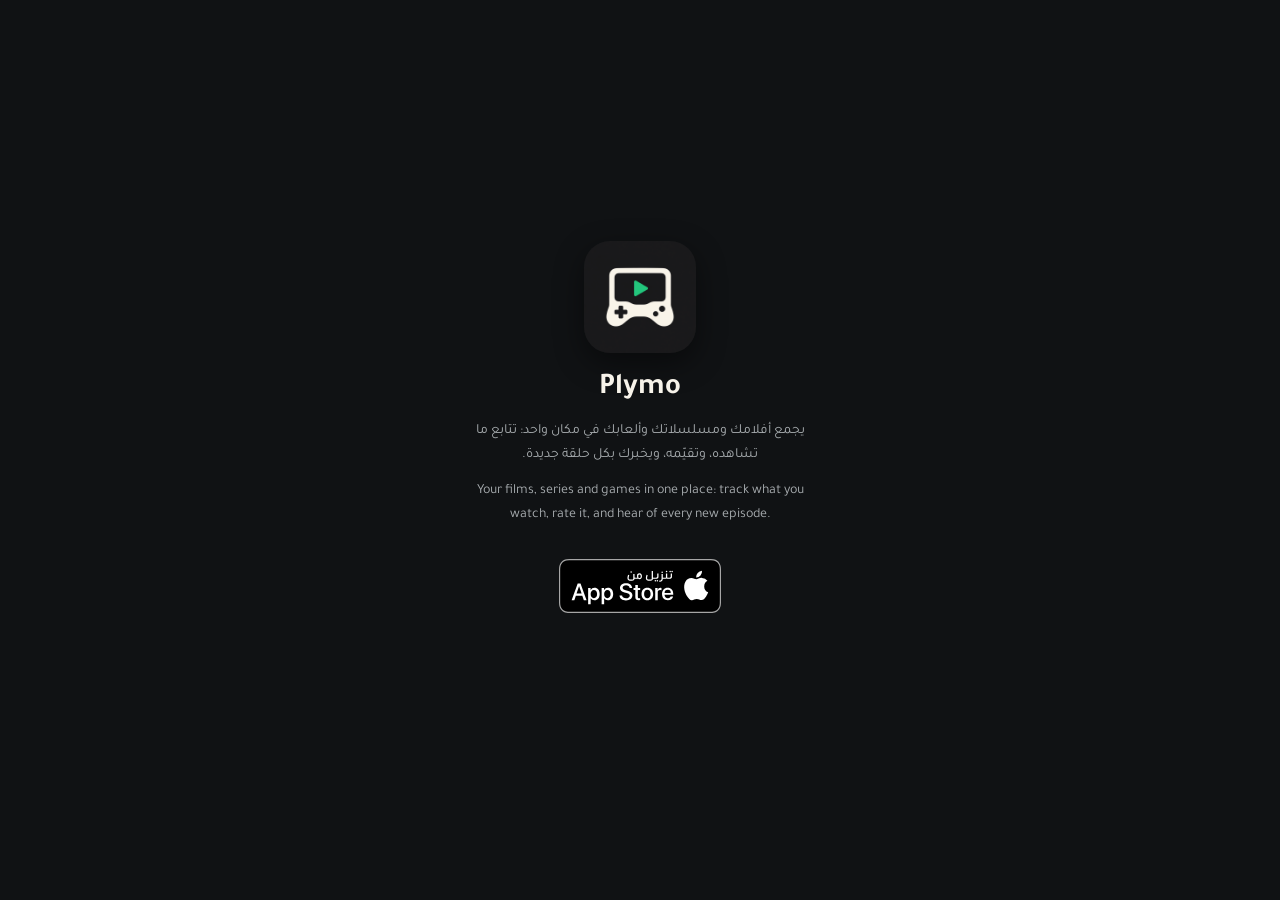
<file: index.html>
<!doctype html>
<html lang="ar" dir="rtl">
<head>
  <meta charset="utf-8">
  <meta name="viewport" content="width=device-width, initial-scale=1, viewport-fit=cover">
  <meta http-equiv="Content-Security-Policy" content="default-src 'none'; style-src 'self'; font-src 'self'; img-src 'self'; base-uri 'none'; form-action 'none'">
  <meta name="referrer" content="no-referrer">
  <meta name="theme-color" content="#101214">
  <title>Plymo</title>
  <meta name="description" content="تابع أفلامك ومسلسلاتك وألعابك في Plymo">
  <meta property="og:site_name" content="Plymo">
  <meta property="og:title" content="Plymo">
  <meta property="og:description" content="تابع أفلامك ومسلسلاتك وألعابك في Plymo">
  <meta property="og:image" content="https://plymoapp.github.io/assets/icon-512.png">
  <meta property="og:type" content="website">
  <meta name="twitter:card" content="summary">
  <link rel="icon" href="assets/icon-192.png">
  <link rel="apple-touch-icon" href="apple-touch-icon.png">
  <link rel="stylesheet" href="assets/site.css">
</head>
<body>
  <main class="shell home">
    <img class="home-icon" src="assets/icon-512.png" alt="" width="112" height="112">
    <h1>Plymo</h1>
    <p class="pitch">يجمع أفلامك ومسلسلاتك وألعابك في مكان واحد: تتابع ما تشاهده، وتقيّمه، ويخبرك بكل حلقة جديدة.</p>
    <p class="pitch" lang="en" dir="ltr">Your films, series and games in one place: track what you watch, rate it, and hear of every new episode.</p>
    <div class="actions">
      <!-- Apple's own «Download on the App Store» badge, unchanged, from Apple's marketing tools (toolbox.marketingtools.apple.com), 10 November 2026. -->
      <a class="store" href="https://apps.apple.com/app/id6831707696"><img src="assets/app-store-ar.svg" alt="حمّله من App Store" height="54"></a>
    </div>
  </main>
</body>
</html>
</file>
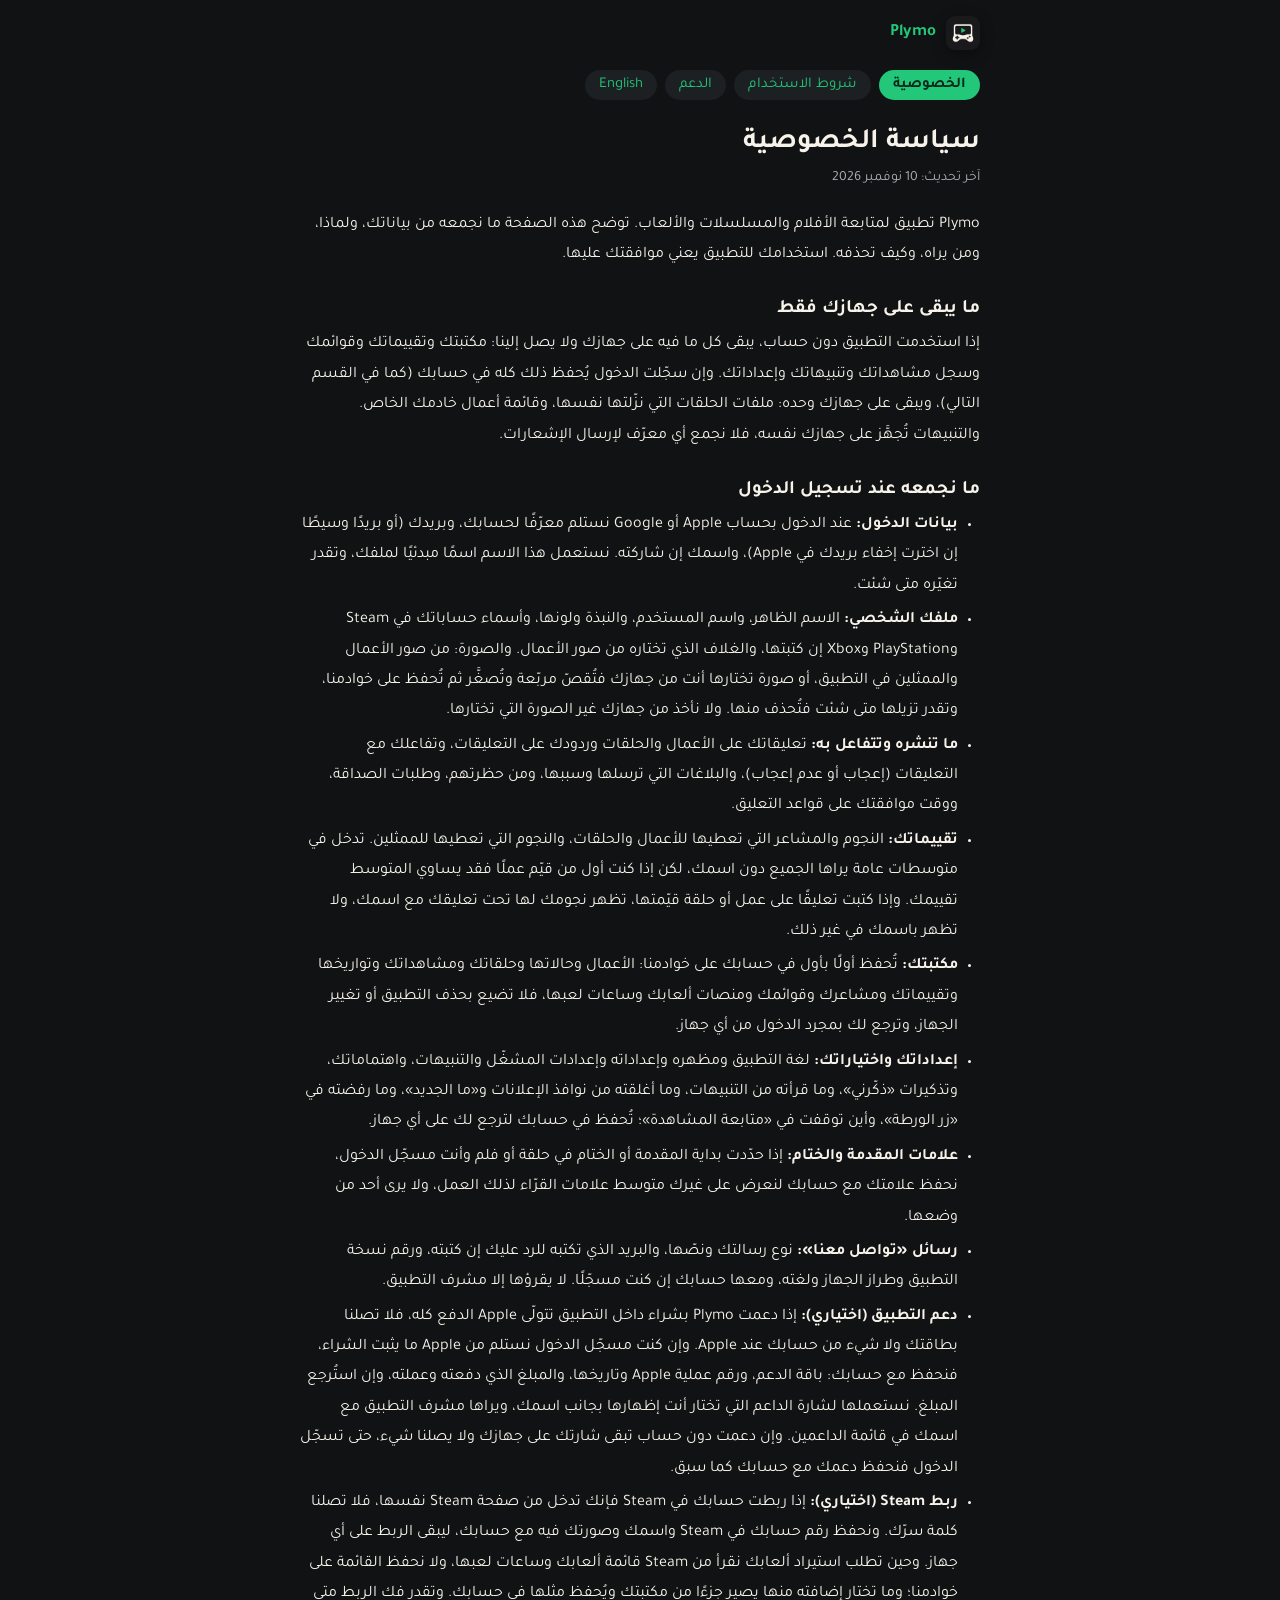
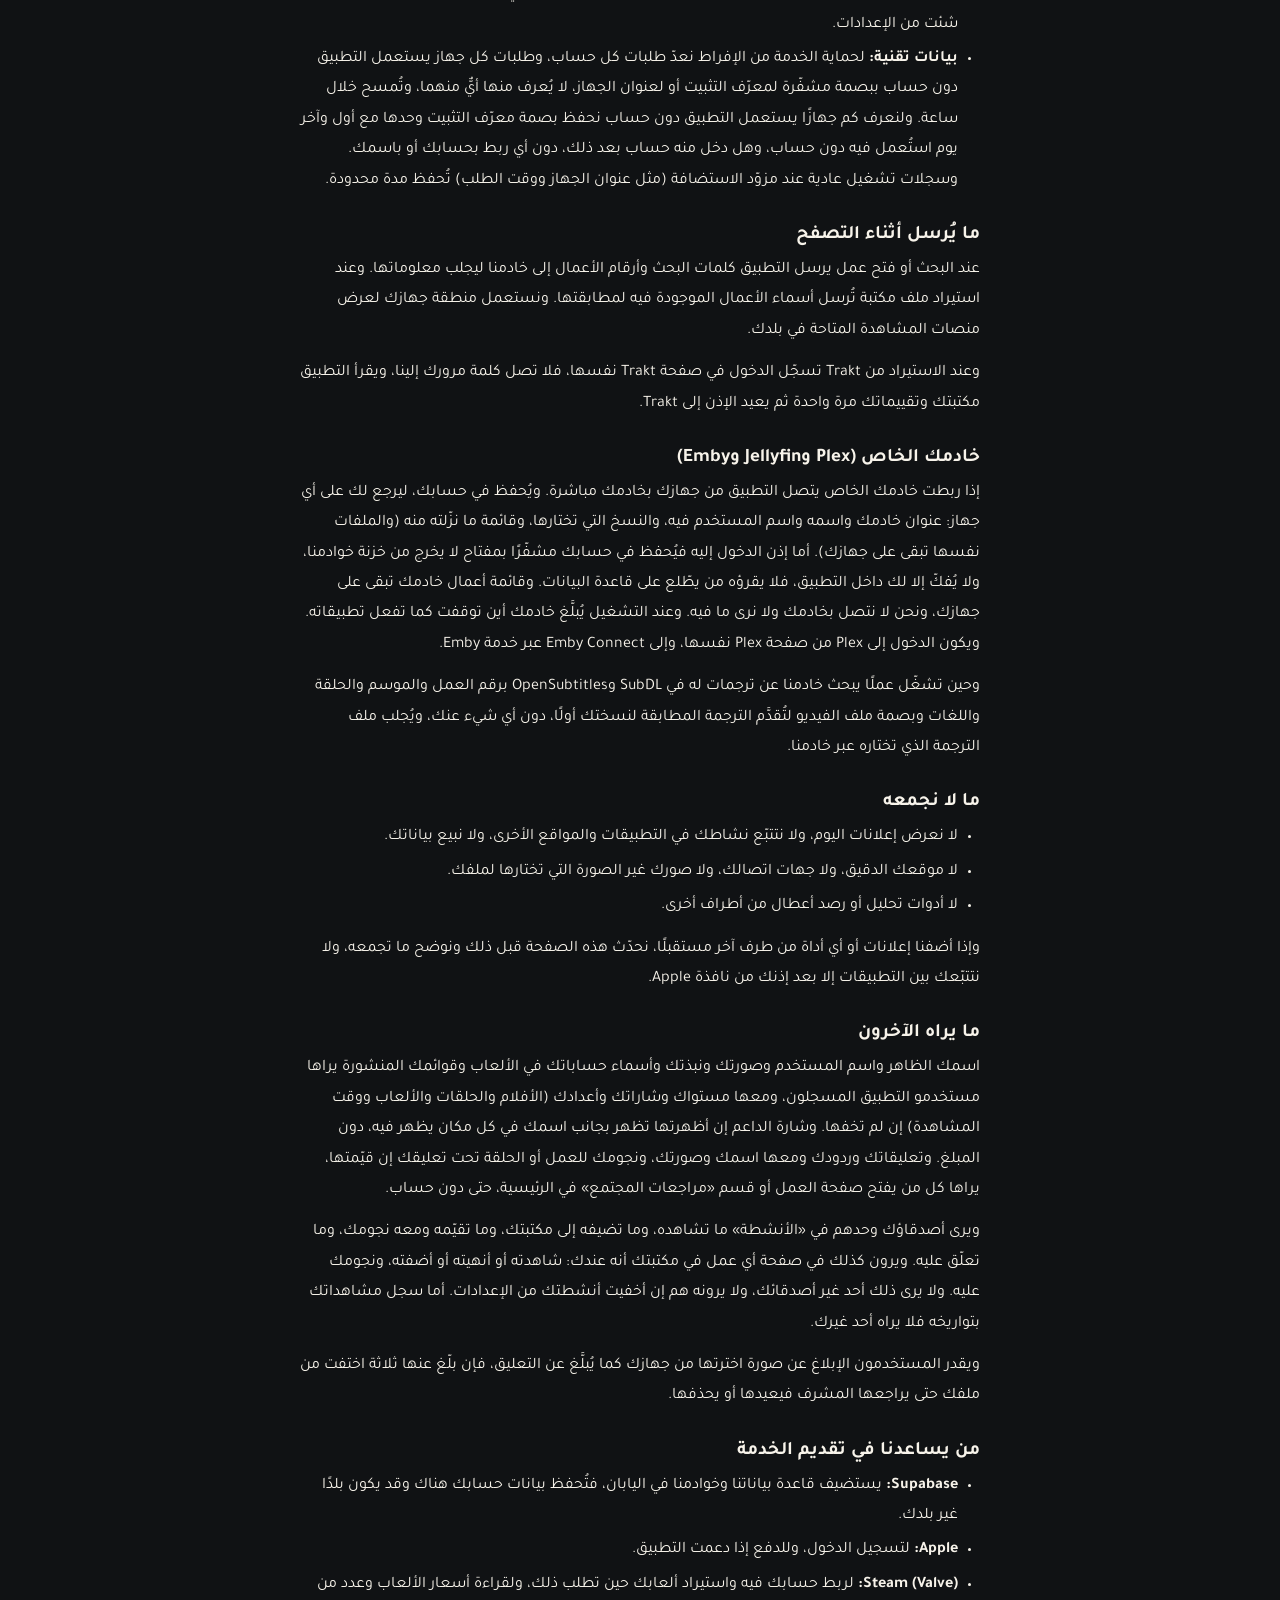
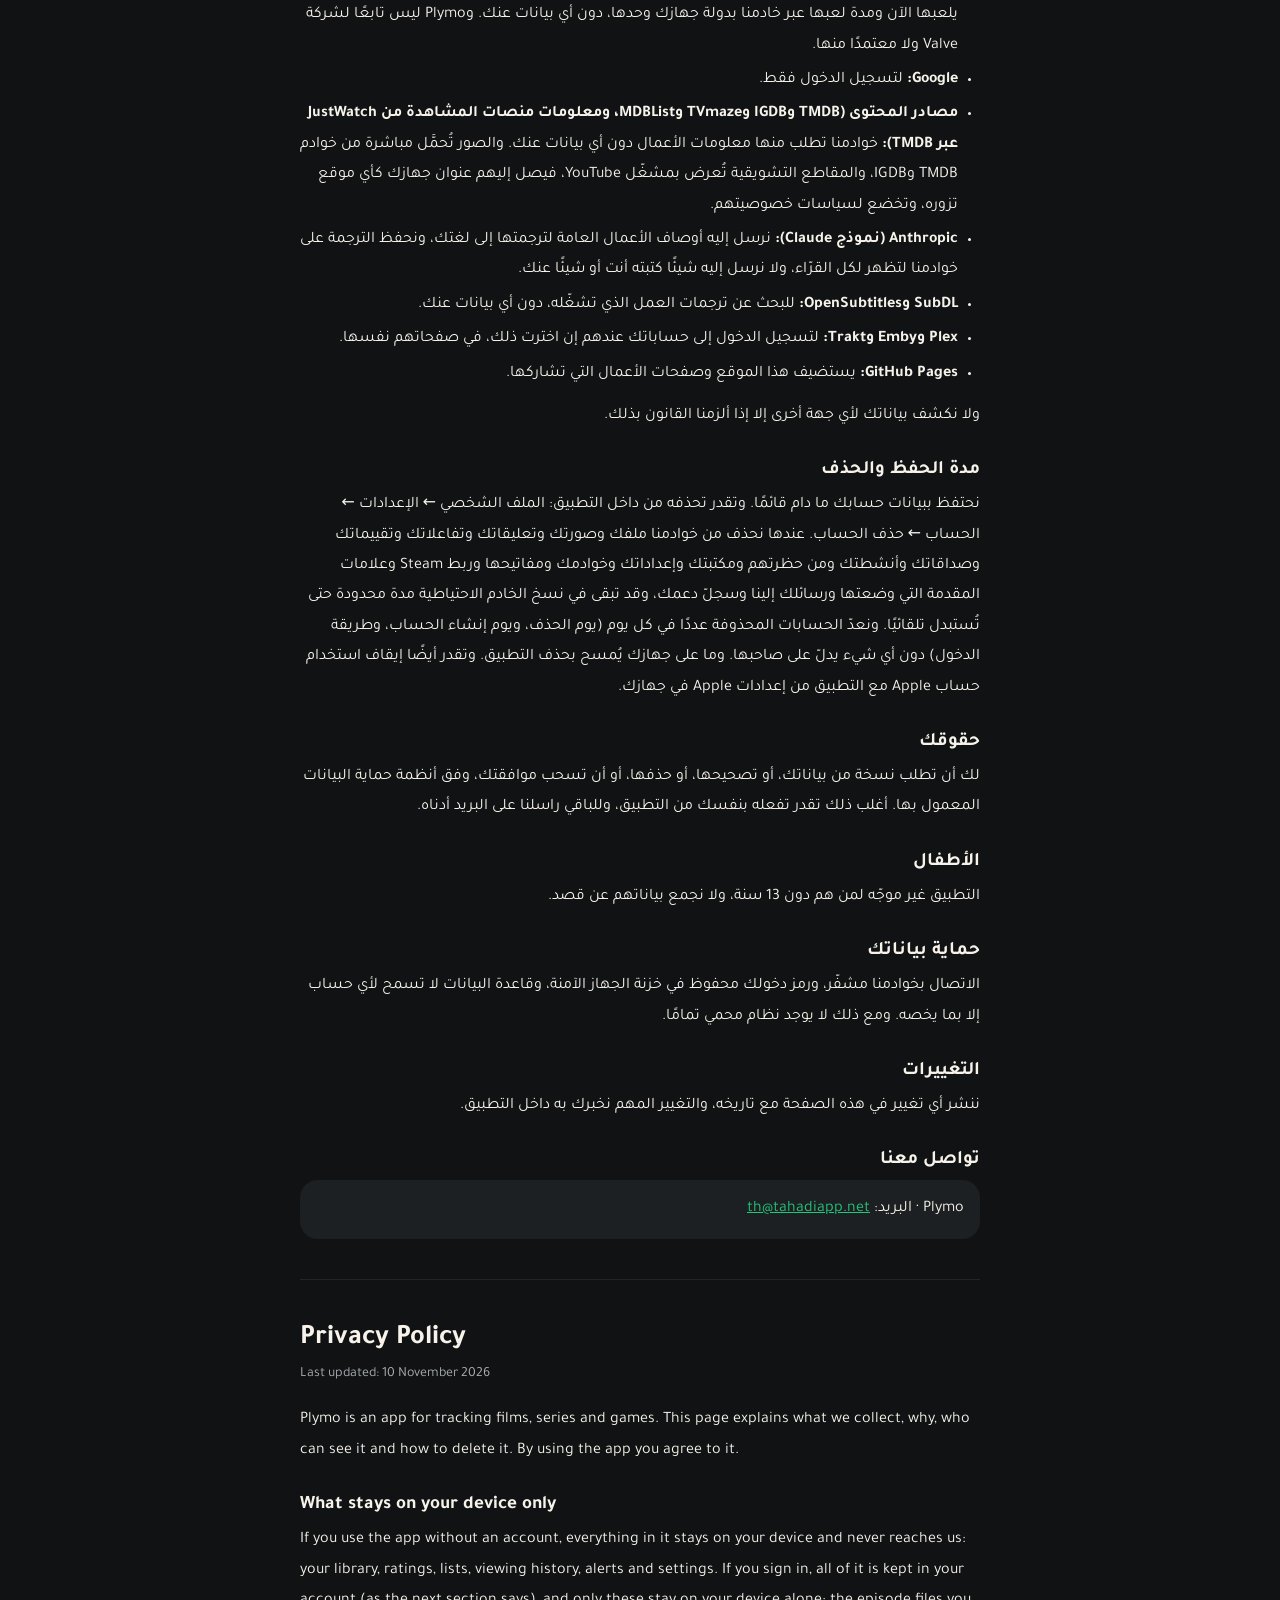
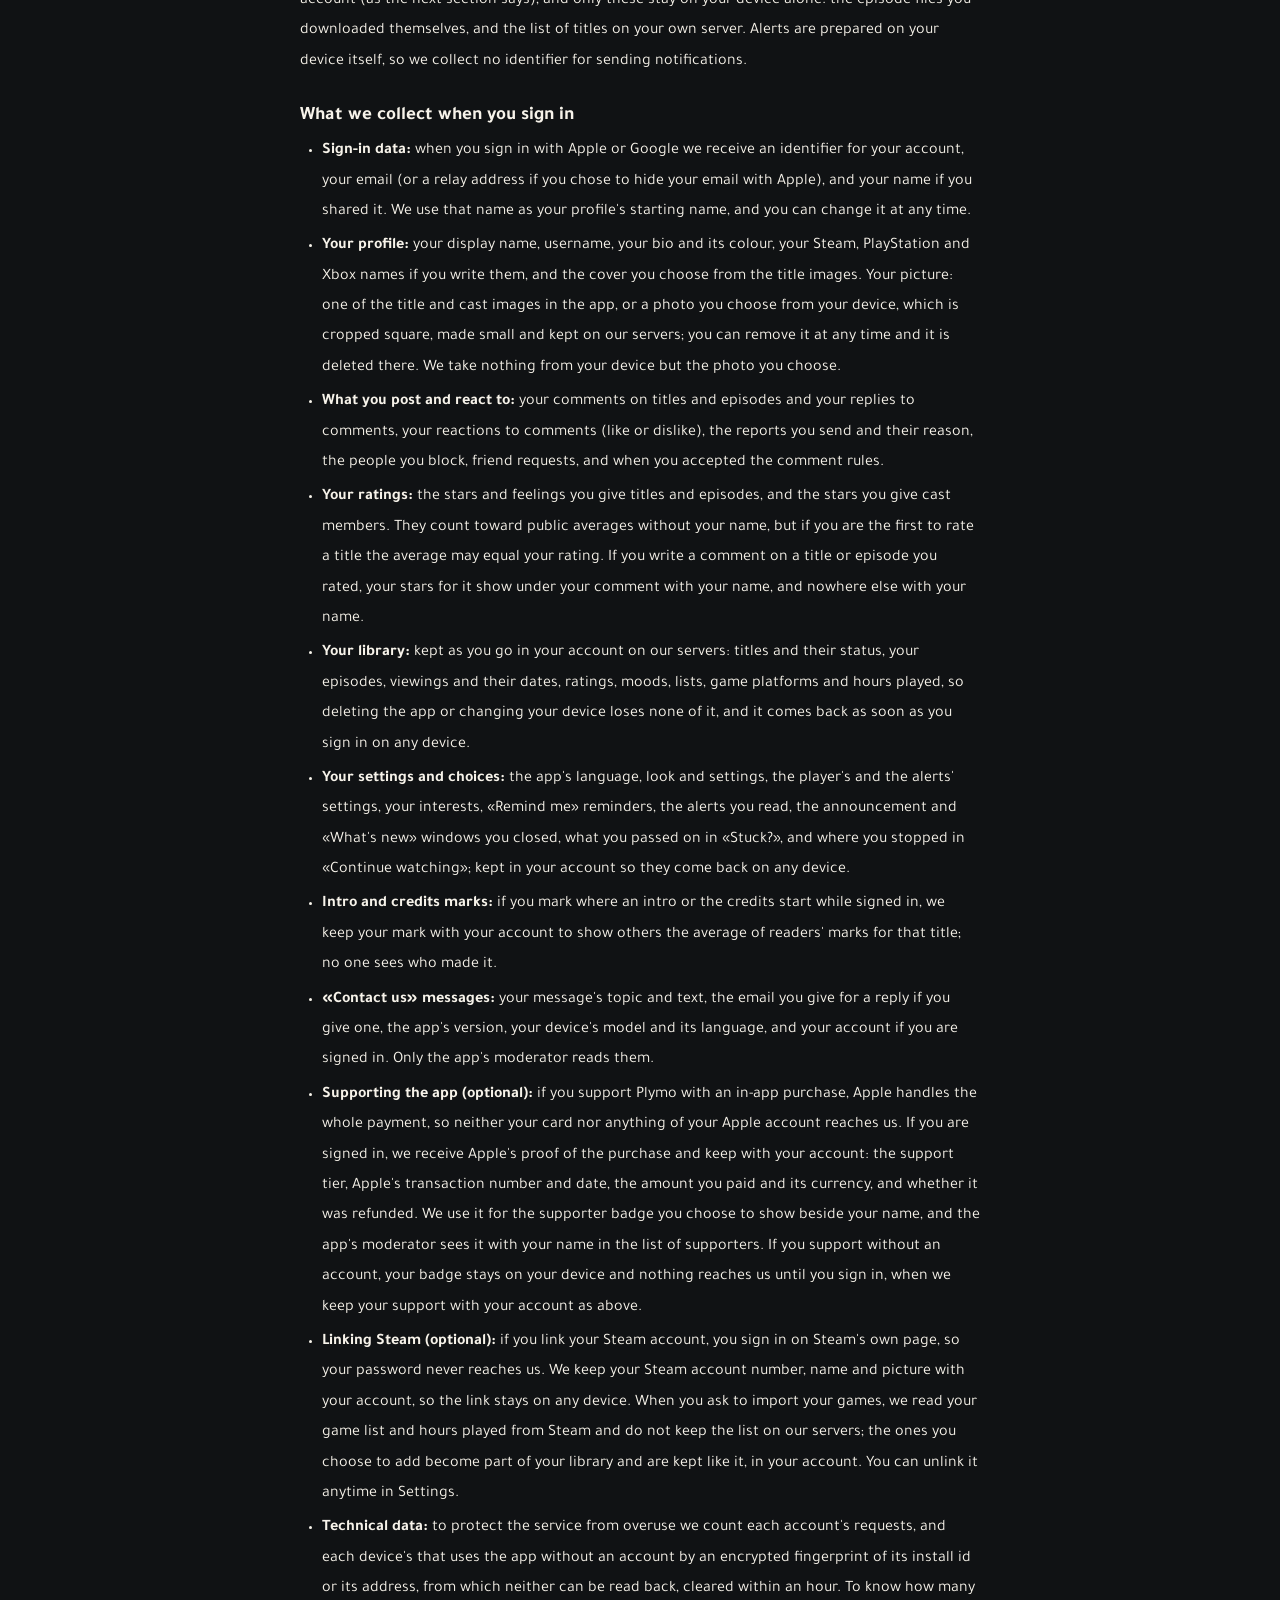
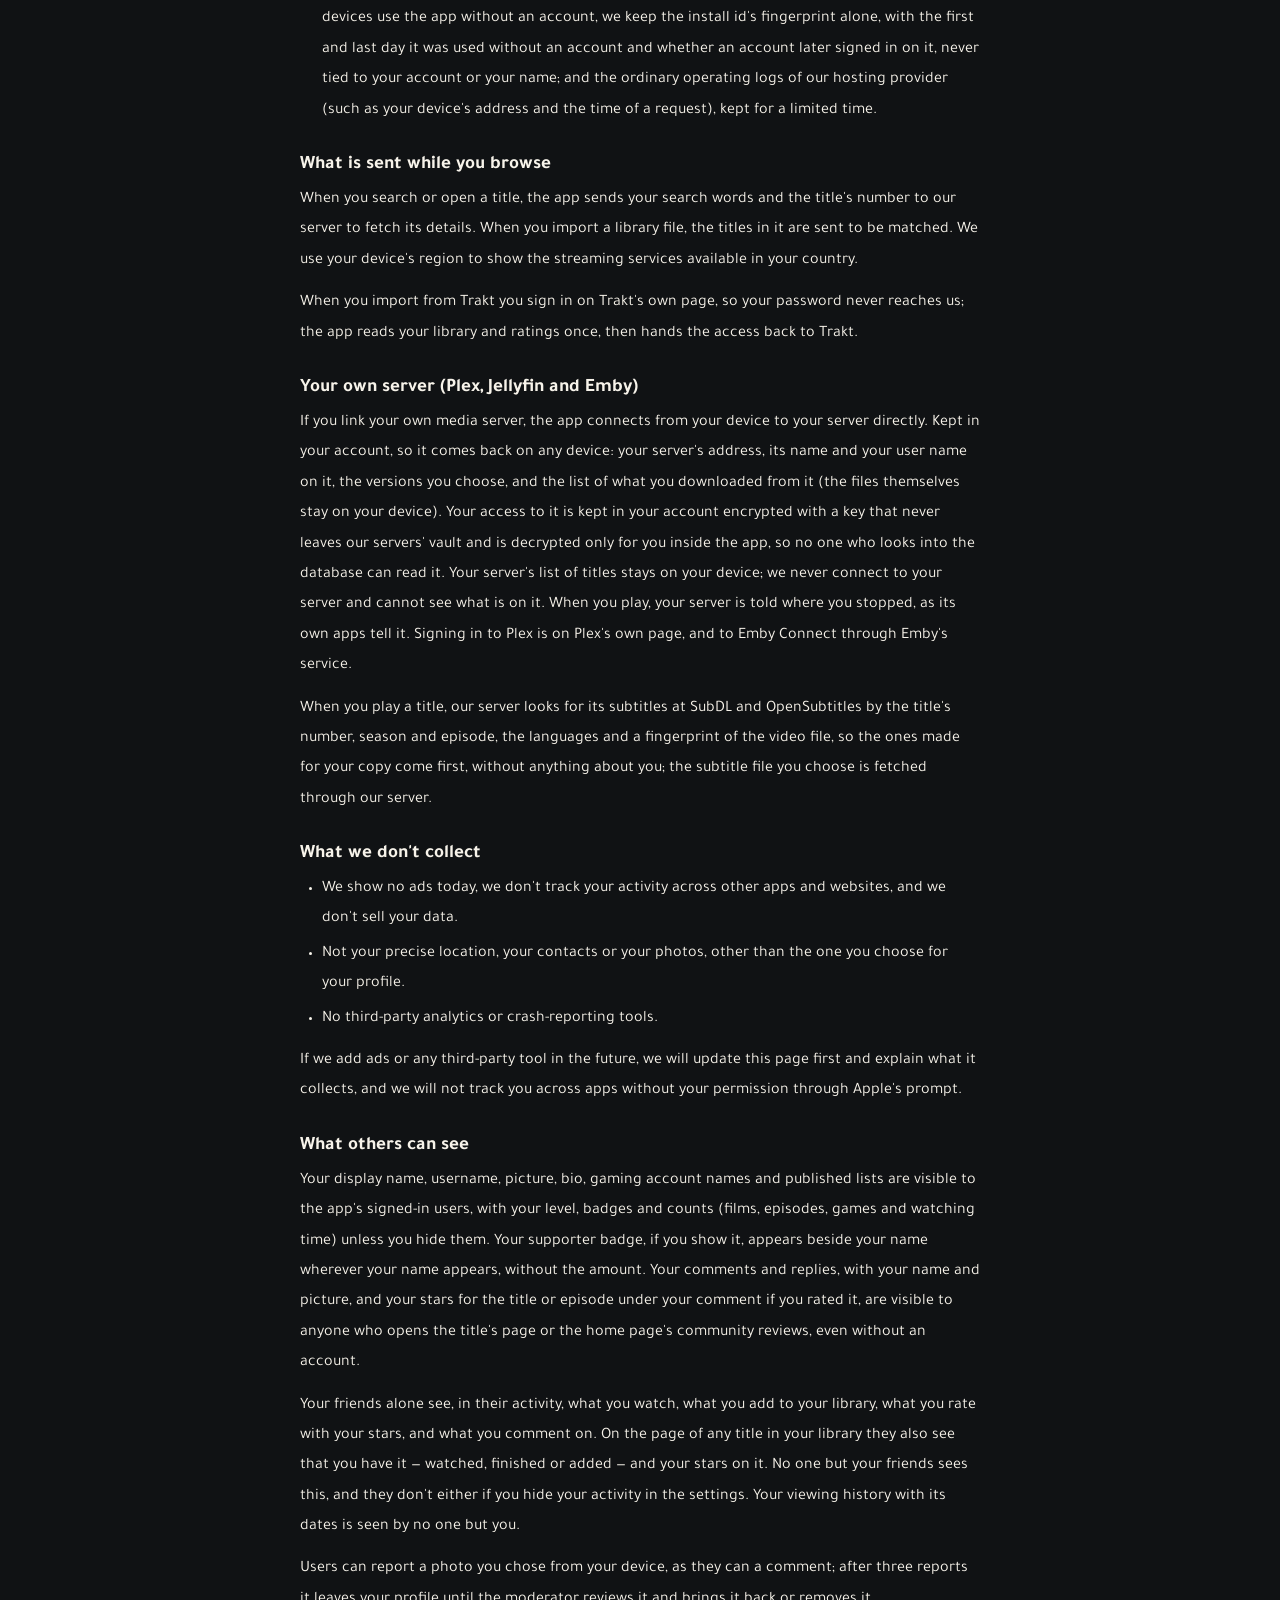
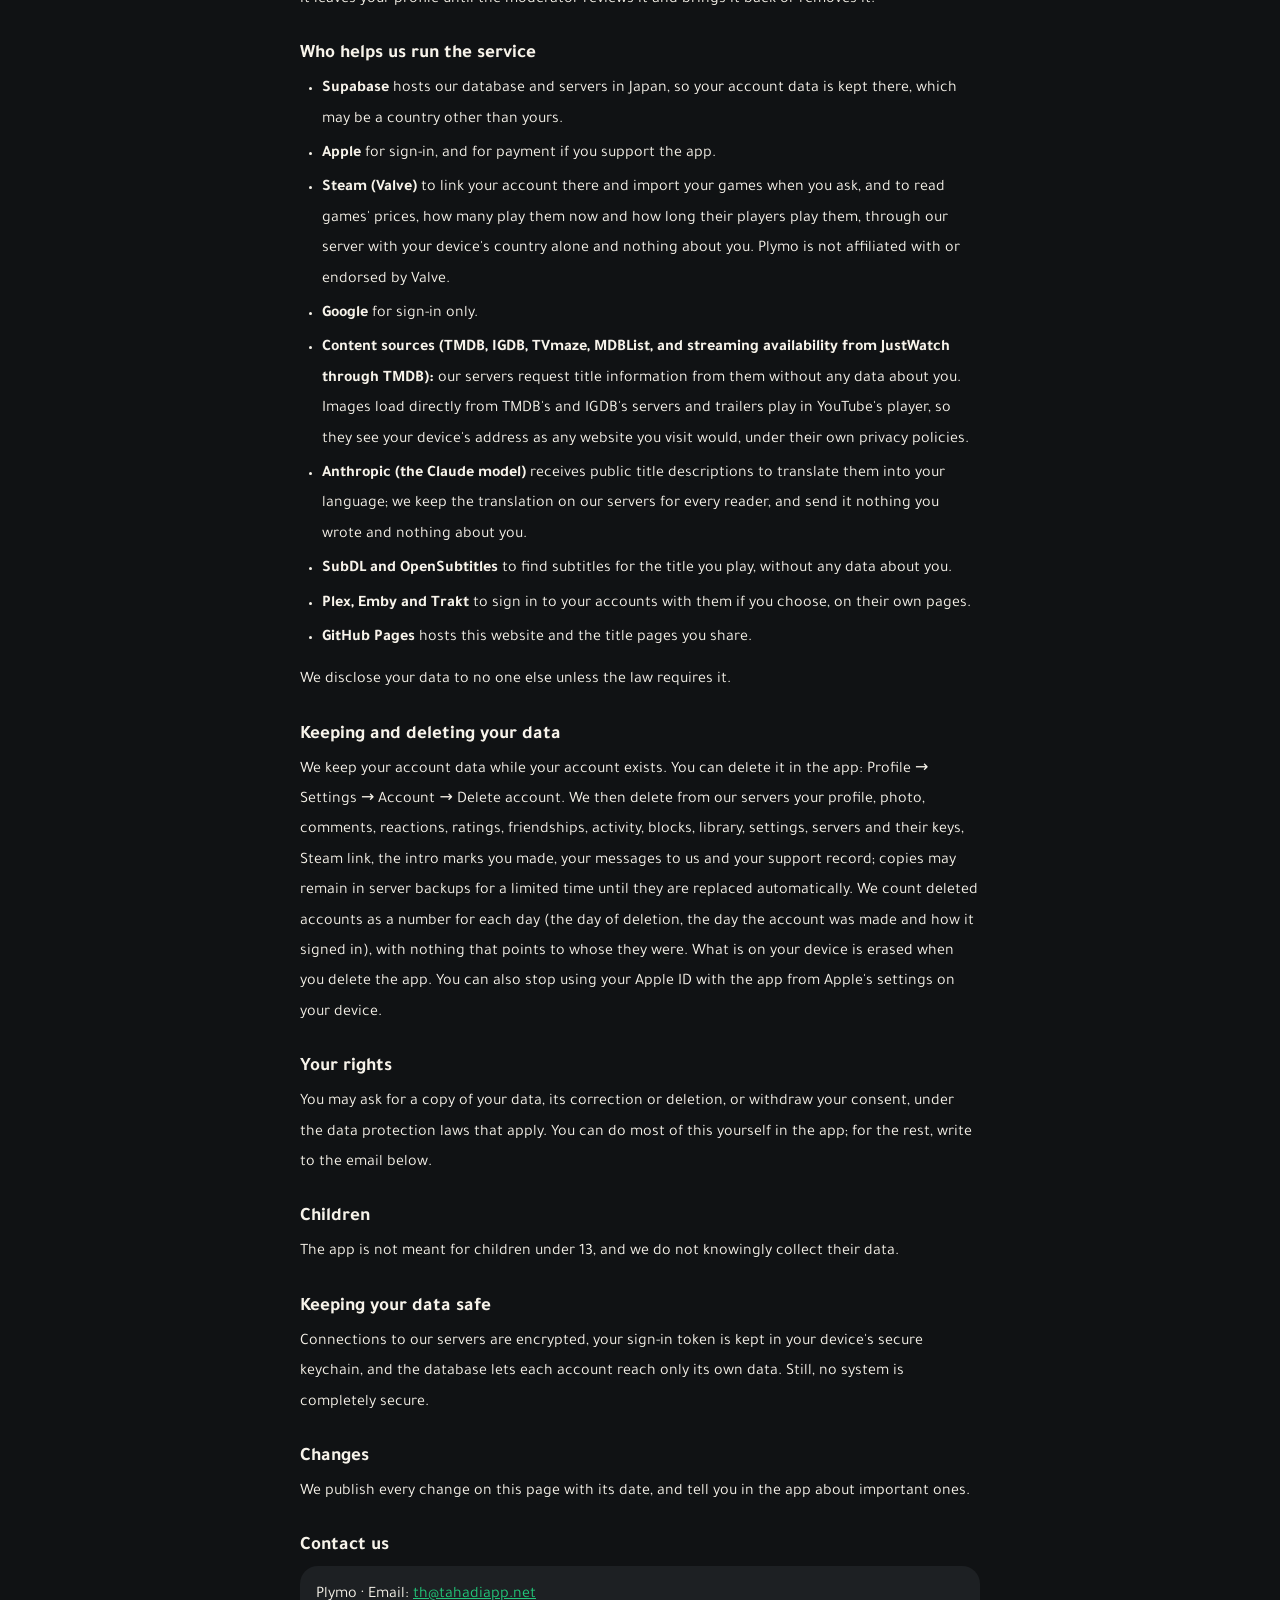
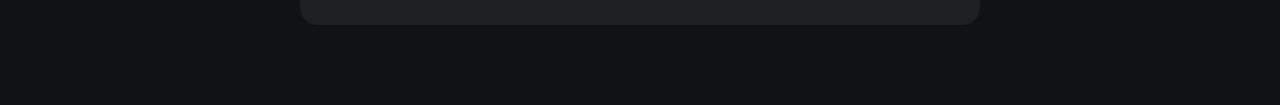
<file: privacy/index.html>
<!doctype html>
<html lang="ar" dir="rtl">
<head>
  <meta charset="utf-8">
  <meta name="viewport" content="width=device-width, initial-scale=1, viewport-fit=cover">
  <meta http-equiv="Content-Security-Policy" content="default-src 'none'; style-src 'self'; font-src 'self'; img-src 'self'; base-uri 'none'; form-action 'none'">
  <meta name="referrer" content="no-referrer">
  <meta name="theme-color" content="#101214">
  <title>سياسة الخصوصية · Plymo</title>
  <meta name="description" content="ما يجمعه Plymo من بياناتك، ومن يراها، وكيف تحذفها.">
  <link rel="icon" href="../assets/icon-192.png">
  <link rel="apple-touch-icon" href="../apple-touch-icon.png">
  <link rel="stylesheet" href="../assets/site.css">
</head>
<body>
  <main class="shell doc">
    <a class="brand" href="../">
      <img src="../assets/icon-192.png" alt="" width="34" height="34">
      <span>Plymo</span>
    </a>
    <nav class="doc-nav" aria-label="صفحات Plymo">
      <a href="../privacy/" aria-current="page">الخصوصية</a>
      <a href="../terms/">شروط الاستخدام</a>
      <a href="../support/">الدعم</a>
      <a href="#en" lang="en" dir="ltr">English</a>
    </nav>

    <article>
      <h1>سياسة الخصوصية</h1>
      <p class="updated">آخر تحديث: 10 نوفمبر 2026</p>
      <p>Plymo تطبيق لمتابعة الأفلام والمسلسلات والألعاب. توضح هذه الصفحة ما نجمعه من بياناتك، ولماذا، ومن يراه، وكيف تحذفه. استخدامك للتطبيق يعني موافقتك عليها.</p>

      <h2>ما يبقى على جهازك فقط</h2>
      <p>إذا استخدمت التطبيق دون حساب، يبقى كل ما فيه على جهازك ولا يصل إلينا: مكتبتك وتقييماتك وقوائمك وسجل مشاهداتك وتنبيهاتك وإعداداتك. وإن سجّلت الدخول يُحفظ ذلك كله في حسابك (كما في القسم التالي)، ويبقى على جهازك وحده: ملفات الحلقات التي نزّلتها نفسها، وقائمة أعمال خادمك الخاص. والتنبيهات تُجهَّز على جهازك نفسه، فلا نجمع أي معرّف لإرسال الإشعارات.</p>

      <h2>ما نجمعه عند تسجيل الدخول</h2>
      <ul>
        <li><strong>بيانات الدخول:</strong> عند الدخول بحساب Apple أو Google نستلم معرّفًا لحسابك، وبريدك (أو بريدًا وسيطًا إن اخترت إخفاء بريدك في Apple)، واسمك إن شاركته. نستعمل هذا الاسم اسمًا مبدئيًا لملفك، وتقدر تغيّره متى شئت.</li>
        <li><strong>ملفك الشخصي:</strong> الاسم الظاهر، واسم المستخدم، والنبذة ولونها، وأسماء حساباتك في Steam وPlayStation وXbox إن كتبتها، والغلاف الذي تختاره من صور الأعمال. والصورة: من صور الأعمال والممثلين في التطبيق، أو صورة تختارها أنت من جهازك فتُقصّ مربّعة وتُصغَّر ثم تُحفظ على خوادمنا، وتقدر تزيلها متى شئت فتُحذف منها. ولا نأخذ من جهازك غير الصورة التي تختارها.</li>
        <li><strong>ما تنشره وتتفاعل به:</strong> تعليقاتك على الأعمال والحلقات وردودك على التعليقات، وتفاعلك مع التعليقات (إعجاب أو عدم إعجاب)، والبلاغات التي ترسلها وسببها، ومن حظرتهم، وطلبات الصداقة، ووقت موافقتك على قواعد التعليق.</li>
        <li><strong>تقييماتك:</strong> النجوم والمشاعر التي تعطيها للأعمال والحلقات، والنجوم التي تعطيها للممثلين. تدخل في متوسطات عامة يراها الجميع دون اسمك، لكن إذا كنت أول من قيّم عملًا فقد يساوي المتوسط تقييمك. وإذا كتبت تعليقًا على عمل أو حلقة قيّمتها، تظهر نجومك لها تحت تعليقك مع اسمك، ولا تظهر باسمك في غير ذلك.</li>
        <li><strong>مكتبتك:</strong> تُحفظ أولًا بأول في حسابك على خوادمنا: الأعمال وحالاتها وحلقاتك ومشاهداتك وتواريخها وتقييماتك ومشاعرك وقوائمك ومنصات ألعابك وساعات لعبها، فلا تضيع بحذف التطبيق أو تغيير الجهاز، وترجع لك بمجرد الدخول من أي جهاز.</li>
        <li><strong>إعداداتك واختياراتك:</strong> لغة التطبيق ومظهره وإعداداته وإعدادات المشغّل والتنبيهات، واهتماماتك، وتذكيرات «ذكّرني»، وما قرأته من التنبيهات، وما أغلقته من نوافذ الإعلانات و«ما الجديد»، وما رفضته في «زر الورطة»، وأين توقفت في «متابعة المشاهدة»؛ تُحفظ في حسابك لترجع لك على أي جهاز.</li>
        <li><strong>علامات المقدمة والختام:</strong> إذا حدّدت بداية المقدمة أو الختام في حلقة أو فلم وأنت مسجّل الدخول، نحفظ علامتك مع حسابك لنعرض على غيرك متوسط علامات القرّاء لذلك العمل، ولا يرى أحد من وضعها.</li>
        <li><strong>رسائل «تواصل معنا»:</strong> نوع رسالتك ونصّها، والبريد الذي تكتبه للرد عليك إن كتبته، ورقم نسخة التطبيق وطراز الجهاز ولغته، ومعها حسابك إن كنت مسجّلًا. لا يقرؤها إلا مشرف التطبيق.</li>
        <li><strong>دعم التطبيق (اختياري):</strong> إذا دعمت Plymo بشراء داخل التطبيق تتولّى Apple الدفع كله، فلا تصلنا بطاقتك ولا شيء من حسابك عند Apple. وإن كنت مسجّل الدخول نستلم من Apple ما يثبت الشراء، فنحفظ مع حسابك: باقة الدعم، ورقم عملية Apple وتاريخها، والمبلغ الذي دفعته وعملته، وإن استُرجع المبلغ. نستعملها لشارة الداعم التي تختار أنت إظهارها بجانب اسمك، ويراها مشرف التطبيق مع اسمك في قائمة الداعمين. وإن دعمت دون حساب تبقى شارتك على جهازك ولا يصلنا شيء، حتى تسجّل الدخول فنحفظ دعمك مع حسابك كما سبق.</li>
        <li><strong>ربط Steam (اختياري):</strong> إذا ربطت حسابك في Steam فإنك تدخل من صفحة Steam نفسها، فلا تصلنا كلمة سرّك. ونحفظ رقم حسابك في Steam واسمك وصورتك فيه مع حسابك، ليبقى الربط على أي جهاز. وحين تطلب استيراد ألعابك نقرأ من Steam قائمة ألعابك وساعات لعبها، ولا نحفظ القائمة على خوادمنا؛ وما تختار إضافته منها يصير جزءًا من مكتبتك ويُحفظ مثلها في حسابك. وتقدر فك الربط متى شئت من الإعدادات.</li>
        <li><strong>بيانات تقنية:</strong> لحماية الخدمة من الإفراط نعدّ طلبات كل حساب، وطلبات كل جهاز يستعمل التطبيق دون حساب ببصمة مشفّرة لمعرّف التثبيت أو لعنوان الجهاز، لا يُعرف منها أيٌّ منهما، وتُمسح خلال ساعة. ولنعرف كم جهازًا يستعمل التطبيق دون حساب نحفظ بصمة معرّف التثبيت وحدها مع أول وآخر يوم استُعمل فيه دون حساب، وهل دخل منه حساب بعد ذلك، دون أي ربط بحسابك أو باسمك. وسجلات تشغيل عادية عند مزوّد الاستضافة (مثل عنوان الجهاز ووقت الطلب) تُحفظ مدة محدودة.</li>
      </ul>

      <h2>ما يُرسل أثناء التصفح</h2>
      <p>عند البحث أو فتح عمل يرسل التطبيق كلمات البحث وأرقام الأعمال إلى خادمنا ليجلب معلوماتها. وعند استيراد ملف مكتبة تُرسل أسماء الأعمال الموجودة فيه لمطابقتها. ونستعمل منطقة جهازك لعرض منصات المشاهدة المتاحة في بلدك.</p>
      <p>وعند الاستيراد من Trakt تسجّل الدخول في صفحة Trakt نفسها، فلا تصل كلمة مرورك إلينا، ويقرأ التطبيق مكتبتك وتقييماتك مرة واحدة ثم يعيد الإذن إلى Trakt.</p>

      <h2>خادمك الخاص (Plex وJellyfin وEmby)</h2>
      <p>إذا ربطت خادمك الخاص يتصل التطبيق من جهازك بخادمك مباشرة. ويُحفظ في حسابك، ليرجع لك على أي جهاز: عنوان خادمك واسمه واسم المستخدم فيه، والنسخ التي تختارها، وقائمة ما نزّلته منه (والملفات نفسها تبقى على جهازك). أما إذن الدخول إليه فيُحفظ في حسابك مشفّرًا بمفتاح لا يخرج من خزنة خوادمنا، ولا يُفكّ إلا لك داخل التطبيق، فلا يقرؤه من يطّلع على قاعدة البيانات. وقائمة أعمال خادمك تبقى على جهازك، ونحن لا نتصل بخادمك ولا نرى ما فيه. وعند التشغيل يُبلَّغ خادمك أين توقفت كما تفعل تطبيقاته. ويكون الدخول إلى Plex من صفحة Plex نفسها، وإلى Emby Connect عبر خدمة Emby.</p>
      <p>وحين تشغّل عملًا يبحث خادمنا عن ترجمات له في SubDL وOpenSubtitles برقم العمل والموسم والحلقة واللغات وبصمة ملف الفيديو لتُقدَّم الترجمة المطابقة لنسختك أولًا، دون أي شيء عنك، ويُجلب ملف الترجمة الذي تختاره عبر خادمنا.</p>

      <h2>ما لا نجمعه</h2>
      <ul>
        <li>لا نعرض إعلانات اليوم، ولا نتتبّع نشاطك في التطبيقات والمواقع الأخرى، ولا نبيع بياناتك.</li>
        <li>لا موقعك الدقيق، ولا جهات اتصالك، ولا صورك غير الصورة التي تختارها لملفك.</li>
        <li>لا أدوات تحليل أو رصد أعطال من أطراف أخرى.</li>
      </ul>
      <p>وإذا أضفنا إعلانات أو أي أداة من طرف آخر مستقبلًا، نحدّث هذه الصفحة قبل ذلك ونوضح ما تجمعه، ولا نتتبّعك بين التطبيقات إلا بعد إذنك من نافذة Apple.</p>

      <h2>ما يراه الآخرون</h2>
      <p>اسمك الظاهر واسم المستخدم وصورتك ونبذتك وأسماء حساباتك في الألعاب وقوائمك المنشورة يراها مستخدمو التطبيق المسجلون، ومعها مستواك وشاراتك وأعدادك (الأفلام والحلقات والألعاب ووقت المشاهدة) إن لم تخفها. وشارة الداعم إن أظهرتها تظهر بجانب اسمك في كل مكان يظهر فيه، دون المبلغ. وتعليقاتك وردودك ومعها اسمك وصورتك، ونجومك للعمل أو الحلقة تحت تعليقك إن قيّمتها، يراها كل من يفتح صفحة العمل أو قسم «مراجعات المجتمع» في الرئيسية، حتى دون حساب.</p>
      <p>ويرى أصدقاؤك وحدهم في «الأنشطة» ما تشاهده، وما تضيفه إلى مكتبتك، وما تقيّمه ومعه نجومك، وما تعلّق عليه. ويرون كذلك في صفحة أي عمل في مكتبتك أنه عندك: شاهدته أو أنهيته أو أضفته، ونجومك عليه. ولا يرى ذلك أحد غير أصدقائك، ولا يرونه هم إن أخفيت أنشطتك من الإعدادات. أما سجل مشاهداتك بتواريخه فلا يراه أحد غيرك.</p>
      <p>ويقدر المستخدمون الإبلاغ عن صورة اخترتها من جهازك كما يُبلَّغ عن التعليق، فإن بلّغ عنها ثلاثة اختفت من ملفك حتى يراجعها المشرف فيعيدها أو يحذفها.</p>

      <h2>من يساعدنا في تقديم الخدمة</h2>
      <ul>
        <li><strong>Supabase:</strong> يستضيف قاعدة بياناتنا وخوادمنا في اليابان، فتُحفظ بيانات حسابك هناك وقد يكون بلدًا غير بلدك.</li>
        <li><strong>Apple:</strong> لتسجيل الدخول، وللدفع إذا دعمت التطبيق.</li>
        <li><strong>Steam (Valve):</strong> لربط حسابك فيه واستيراد ألعابك حين تطلب ذلك، ولقراءة أسعار الألعاب وعدد من يلعبها الآن ومدة لعبها عبر خادمنا بدولة جهازك وحدها، دون أي بيانات عنك. وPlymo ليس تابعًا لشركة Valve ولا معتمدًا منها.</li>
        <li><strong>Google:</strong> لتسجيل الدخول فقط.</li>
        <li><strong>مصادر المحتوى (TMDB وIGDB وTVmaze وMDBList، ومعلومات منصات المشاهدة من JustWatch عبر TMDB):</strong> خوادمنا تطلب منها معلومات الأعمال دون أي بيانات عنك. والصور تُحمَّل مباشرة من خوادم TMDB وIGDB، والمقاطع التشويقية تُعرض بمشغّل YouTube، فيصل إليهم عنوان جهازك كأي موقع تزوره، وتخضع لسياسات خصوصيتهم.</li>
        <li><strong>Anthropic (نموذج Claude):</strong> نرسل إليه أوصاف الأعمال العامة لترجمتها إلى لغتك، ونحفظ الترجمة على خوادمنا لتظهر لكل القرّاء، ولا نرسل إليه شيئًا كتبته أنت أو شيئًا عنك.</li>
        <li><strong>SubDL وOpenSubtitles:</strong> للبحث عن ترجمات العمل الذي تشغّله، دون أي بيانات عنك.</li>
        <li><strong>Plex وEmby وTrakt:</strong> لتسجيل الدخول إلى حساباتك عندهم إن اخترت ذلك، في صفحاتهم نفسها.</li>
        <li><strong>GitHub Pages:</strong> يستضيف هذا الموقع وصفحات الأعمال التي تشاركها.</li>
      </ul>
      <p>ولا نكشف بياناتك لأي جهة أخرى إلا إذا ألزمنا القانون بذلك.</p>

      <h2>مدة الحفظ والحذف</h2>
      <p>نحتفظ ببيانات حسابك ما دام قائمًا. وتقدر تحذفه من داخل التطبيق: الملف الشخصي ← الإعدادات ← الحساب ← حذف الحساب. عندها نحذف من خوادمنا ملفك وصورتك وتعليقاتك وتفاعلاتك وتقييماتك وصداقاتك وأنشطتك ومن حظرتهم ومكتبتك وإعداداتك وخوادمك ومفاتيحها وربط Steam وعلامات المقدمة التي وضعتها ورسائلك إلينا وسجلّ دعمك، وقد تبقى في نسخ الخادم الاحتياطية مدة محدودة حتى تُستبدل تلقائيًا. ونعدّ الحسابات المحذوفة عددًا في كل يوم (يوم الحذف، ويوم إنشاء الحساب، وطريقة الدخول) دون أي شيء يدلّ على صاحبها. وما على جهازك يُمسح بحذف التطبيق. وتقدر أيضًا إيقاف استخدام حساب Apple مع التطبيق من إعدادات Apple في جهازك.</p>

      <h2>حقوقك</h2>
      <p>لك أن تطلب نسخة من بياناتك، أو تصحيحها، أو حذفها، أو أن تسحب موافقتك، وفق أنظمة حماية البيانات المعمول بها. أغلب ذلك تقدر تفعله بنفسك من التطبيق، وللباقي راسلنا على البريد أدناه.</p>

      <h2>الأطفال</h2>
      <p>التطبيق غير موجّه لمن هم دون 13 سنة، ولا نجمع بياناتهم عن قصد.</p>

      <h2>حماية بياناتك</h2>
      <p>الاتصال بخوادمنا مشفّر، ورمز دخولك محفوظ في خزنة الجهاز الآمنة، وقاعدة البيانات لا تسمح لأي حساب إلا بما يخصه. ومع ذلك لا يوجد نظام محمي تمامًا.</p>

      <h2>التغييرات</h2>
      <p>ننشر أي تغيير في هذه الصفحة مع تاريخه، والتغيير المهم نخبرك به داخل التطبيق.</p>

      <h2>تواصل معنا</h2>
      <p class="contact">Plymo · البريد: <a href="mailto:th@tahadiapp.net" dir="ltr">th@tahadiapp.net</a></p>
    </article>

    <article id="en" lang="en" dir="ltr">
      <h1>Privacy Policy</h1>
      <p class="updated">Last updated: 10 November 2026</p>
      <p>Plymo is an app for tracking films, series and games. This page explains what we collect, why, who can see it and how to delete it. By using the app you agree to it.</p>

      <h2>What stays on your device only</h2>
      <p>If you use the app without an account, everything in it stays on your device and never reaches us: your library, ratings, lists, viewing history, alerts and settings. If you sign in, all of it is kept in your account (as the next section says), and only these stay on your device alone: the episode files you downloaded themselves, and the list of titles on your own server. Alerts are prepared on your device itself, so we collect no identifier for sending notifications.</p>

      <h2>What we collect when you sign in</h2>
      <ul>
        <li><strong>Sign-in data:</strong> when you sign in with Apple or Google we receive an identifier for your account, your email (or a relay address if you chose to hide your email with Apple), and your name if you shared it. We use that name as your profile's starting name, and you can change it at any time.</li>
        <li><strong>Your profile:</strong> your display name, username, your bio and its colour, your Steam, PlayStation and Xbox names if you write them, and the cover you choose from the title images. Your picture: one of the title and cast images in the app, or a photo you choose from your device, which is cropped square, made small and kept on our servers; you can remove it at any time and it is deleted there. We take nothing from your device but the photo you choose.</li>
        <li><strong>What you post and react to:</strong> your comments on titles and episodes and your replies to comments, your reactions to comments (like or dislike), the reports you send and their reason, the people you block, friend requests, and when you accepted the comment rules.</li>
        <li><strong>Your ratings:</strong> the stars and feelings you give titles and episodes, and the stars you give cast members. They count toward public averages without your name, but if you are the first to rate a title the average may equal your rating. If you write a comment on a title or episode you rated, your stars for it show under your comment with your name, and nowhere else with your name.</li>
        <li><strong>Your library:</strong> kept as you go in your account on our servers: titles and their status, your episodes, viewings and their dates, ratings, moods, lists, game platforms and hours played, so deleting the app or changing your device loses none of it, and it comes back as soon as you sign in on any device.</li>
        <li><strong>Your settings and choices:</strong> the app's language, look and settings, the player's and the alerts' settings, your interests, «Remind me» reminders, the alerts you read, the announcement and «What's new» windows you closed, what you passed on in «Stuck?», and where you stopped in «Continue watching»; kept in your account so they come back on any device.</li>
        <li><strong>Intro and credits marks:</strong> if you mark where an intro or the credits start while signed in, we keep your mark with your account to show others the average of readers' marks for that title; no one sees who made it.</li>
        <li><strong>«Contact us» messages:</strong> your message's topic and text, the email you give for a reply if you give one, the app's version, your device's model and its language, and your account if you are signed in. Only the app's moderator reads them.</li>
        <li><strong>Supporting the app (optional):</strong> if you support Plymo with an in-app purchase, Apple handles the whole payment, so neither your card nor anything of your Apple account reaches us. If you are signed in, we receive Apple's proof of the purchase and keep with your account: the support tier, Apple's transaction number and date, the amount you paid and its currency, and whether it was refunded. We use it for the supporter badge you choose to show beside your name, and the app's moderator sees it with your name in the list of supporters. If you support without an account, your badge stays on your device and nothing reaches us until you sign in, when we keep your support with your account as above.</li>
        <li><strong>Linking Steam (optional):</strong> if you link your Steam account, you sign in on Steam's own page, so your password never reaches us. We keep your Steam account number, name and picture with your account, so the link stays on any device. When you ask to import your games, we read your game list and hours played from Steam and do not keep the list on our servers; the ones you choose to add become part of your library and are kept like it, in your account. You can unlink it anytime in Settings.</li>
        <li><strong>Technical data:</strong> to protect the service from overuse we count each account's requests, and each device's that uses the app without an account by an encrypted fingerprint of its install id or its address, from which neither can be read back, cleared within an hour. To know how many devices use the app without an account, we keep the install id's fingerprint alone, with the first and last day it was used without an account and whether an account later signed in on it, never tied to your account or your name; and the ordinary operating logs of our hosting provider (such as your device's address and the time of a request), kept for a limited time.</li>
      </ul>

      <h2>What is sent while you browse</h2>
      <p>When you search or open a title, the app sends your search words and the title's number to our server to fetch its details. When you import a library file, the titles in it are sent to be matched. We use your device's region to show the streaming services available in your country.</p>
      <p>When you import from Trakt you sign in on Trakt's own page, so your password never reaches us; the app reads your library and ratings once, then hands the access back to Trakt.</p>

      <h2>Your own server (Plex, Jellyfin and Emby)</h2>
      <p>If you link your own media server, the app connects from your device to your server directly. Kept in your account, so it comes back on any device: your server's address, its name and your user name on it, the versions you choose, and the list of what you downloaded from it (the files themselves stay on your device). Your access to it is kept in your account encrypted with a key that never leaves our servers' vault and is decrypted only for you inside the app, so no one who looks into the database can read it. Your server's list of titles stays on your device; we never connect to your server and cannot see what is on it. When you play, your server is told where you stopped, as its own apps tell it. Signing in to Plex is on Plex's own page, and to Emby Connect through Emby's service.</p>
      <p>When you play a title, our server looks for its subtitles at SubDL and OpenSubtitles by the title's number, season and episode, the languages and a fingerprint of the video file, so the ones made for your copy come first, without anything about you; the subtitle file you choose is fetched through our server.</p>

      <h2>What we don't collect</h2>
      <ul>
        <li>We show no ads today, we don't track your activity across other apps and websites, and we don't sell your data.</li>
        <li>Not your precise location, your contacts or your photos, other than the one you choose for your profile.</li>
        <li>No third-party analytics or crash-reporting tools.</li>
      </ul>
      <p>If we add ads or any third-party tool in the future, we will update this page first and explain what it collects, and we will not track you across apps without your permission through Apple's prompt.</p>

      <h2>What others can see</h2>
      <p>Your display name, username, picture, bio, gaming account names and published lists are visible to the app's signed-in users, with your level, badges and counts (films, episodes, games and watching time) unless you hide them. Your supporter badge, if you show it, appears beside your name wherever your name appears, without the amount. Your comments and replies, with your name and picture, and your stars for the title or episode under your comment if you rated it, are visible to anyone who opens the title's page or the home page's community reviews, even without an account.</p>
      <p>Your friends alone see, in their activity, what you watch, what you add to your library, what you rate with your stars, and what you comment on. On the page of any title in your library they also see that you have it — watched, finished or added — and your stars on it. No one but your friends sees this, and they don't either if you hide your activity in the settings. Your viewing history with its dates is seen by no one but you.</p>
      <p>Users can report a photo you chose from your device, as they can a comment; after three reports it leaves your profile until the moderator reviews it and brings it back or removes it.</p>

      <h2>Who helps us run the service</h2>
      <ul>
        <li><strong>Supabase</strong> hosts our database and servers in Japan, so your account data is kept there, which may be a country other than yours.</li>
        <li><strong>Apple</strong> for sign-in, and for payment if you support the app.</li>
        <li><strong>Steam (Valve)</strong> to link your account there and import your games when you ask, and to read games' prices, how many play them now and how long their players play them, through our server with your device's country alone and nothing about you. Plymo is not affiliated with or endorsed by Valve.</li>
        <li><strong>Google</strong> for sign-in only.</li>
        <li><strong>Content sources (TMDB, IGDB, TVmaze, MDBList, and streaming availability from JustWatch through TMDB):</strong> our servers request title information from them without any data about you. Images load directly from TMDB's and IGDB's servers and trailers play in YouTube's player, so they see your device's address as any website you visit would, under their own privacy policies.</li>
        <li><strong>Anthropic (the Claude model)</strong> receives public title descriptions to translate them into your language; we keep the translation on our servers for every reader, and send it nothing you wrote and nothing about you.</li>
        <li><strong>SubDL and OpenSubtitles</strong> to find subtitles for the title you play, without any data about you.</li>
        <li><strong>Plex, Emby and Trakt</strong> to sign in to your accounts with them if you choose, on their own pages.</li>
        <li><strong>GitHub Pages</strong> hosts this website and the title pages you share.</li>
      </ul>
      <p>We disclose your data to no one else unless the law requires it.</p>

      <h2>Keeping and deleting your data</h2>
      <p>We keep your account data while your account exists. You can delete it in the app: Profile → Settings → Account → Delete account. We then delete from our servers your profile, photo, comments, reactions, ratings, friendships, activity, blocks, library, settings, servers and their keys, Steam link, the intro marks you made, your messages to us and your support record; copies may remain in server backups for a limited time until they are replaced automatically. We count deleted accounts as a number for each day (the day of deletion, the day the account was made and how it signed in), with nothing that points to whose they were. What is on your device is erased when you delete the app. You can also stop using your Apple ID with the app from Apple's settings on your device.</p>

      <h2>Your rights</h2>
      <p>You may ask for a copy of your data, its correction or deletion, or withdraw your consent, under the data protection laws that apply. You can do most of this yourself in the app; for the rest, write to the email below.</p>

      <h2>Children</h2>
      <p>The app is not meant for children under 13, and we do not knowingly collect their data.</p>

      <h2>Keeping your data safe</h2>
      <p>Connections to our servers are encrypted, your sign-in token is kept in your device's secure keychain, and the database lets each account reach only its own data. Still, no system is completely secure.</p>

      <h2>Changes</h2>
      <p>We publish every change on this page with its date, and tell you in the app about important ones.</p>

      <h2>Contact us</h2>
      <p class="contact">Plymo · Email: <a href="mailto:th@tahadiapp.net" dir="ltr">th@tahadiapp.net</a></p>
    </article>
  </main>
</body>
</html>
</file>
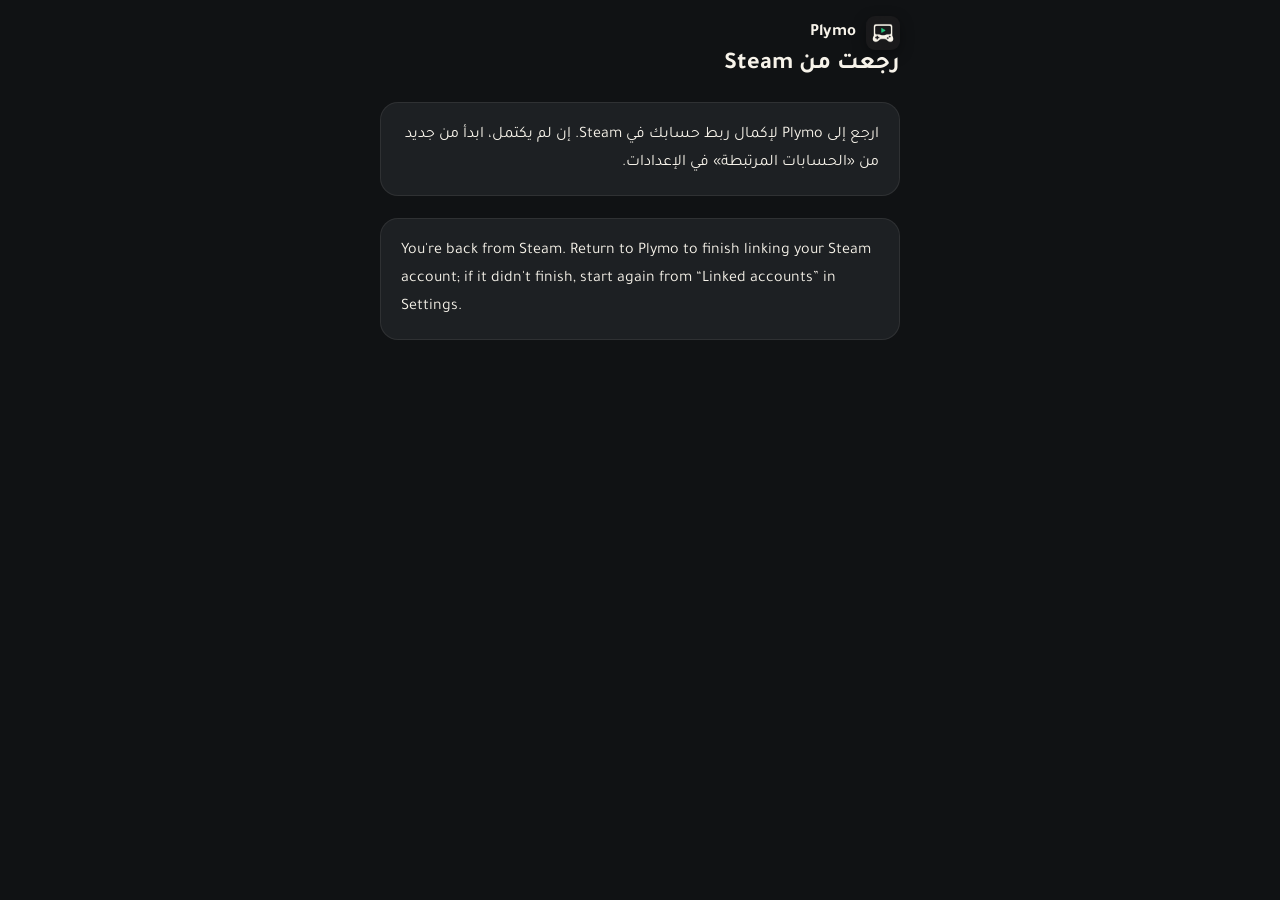
<file: steam/index.html>
<!doctype html>
<html lang="ar" dir="rtl">
<head>
  <meta charset="utf-8">
  <meta name="viewport" content="width=device-width, initial-scale=1, viewport-fit=cover">
  <meta http-equiv="Content-Security-Policy" content="default-src 'none'; script-src 'self'; style-src 'self'; font-src 'self'; img-src 'self'; base-uri 'none'; form-action 'none'">
  <meta name="referrer" content="no-referrer">
  <meta name="robots" content="noindex">
  <meta name="theme-color" content="#101214">
  <title>Plymo · Steam</title>
  <link rel="icon" href="../assets/icon-192.png">
  <link rel="stylesheet" href="../assets/site.css">
  <script src="forward.js"></script>
</head>
<body>
  <!-- Steam's sign-in returns here (owner, 7 November): forward.js passes
       the answer on to the app's own scheme, which Plymo's sign-in sheet
       catches. A reader sees this page only if the app could not take it. -->
  <main class="shell">
    <a class="brand" href="../">
      <img src="../assets/icon-192.png" alt="" width="34" height="34">
      <span>Plymo</span>
    </a>
    <section>
      <h1>رجعت من Steam</h1>
      <p class="synopsis">ارجع إلى Plymo لإكمال ربط حسابك في Steam. إن لم يكتمل، ابدأ من جديد من «الحسابات المرتبطة» في الإعدادات.</p>
      <p class="synopsis" lang="en" dir="ltr">You're back from Steam. Return to Plymo to finish linking your Steam account; if it didn't finish, start again from “Linked accounts” in Settings.</p>
    </section>
  </main>
</body>
</html>
</file>
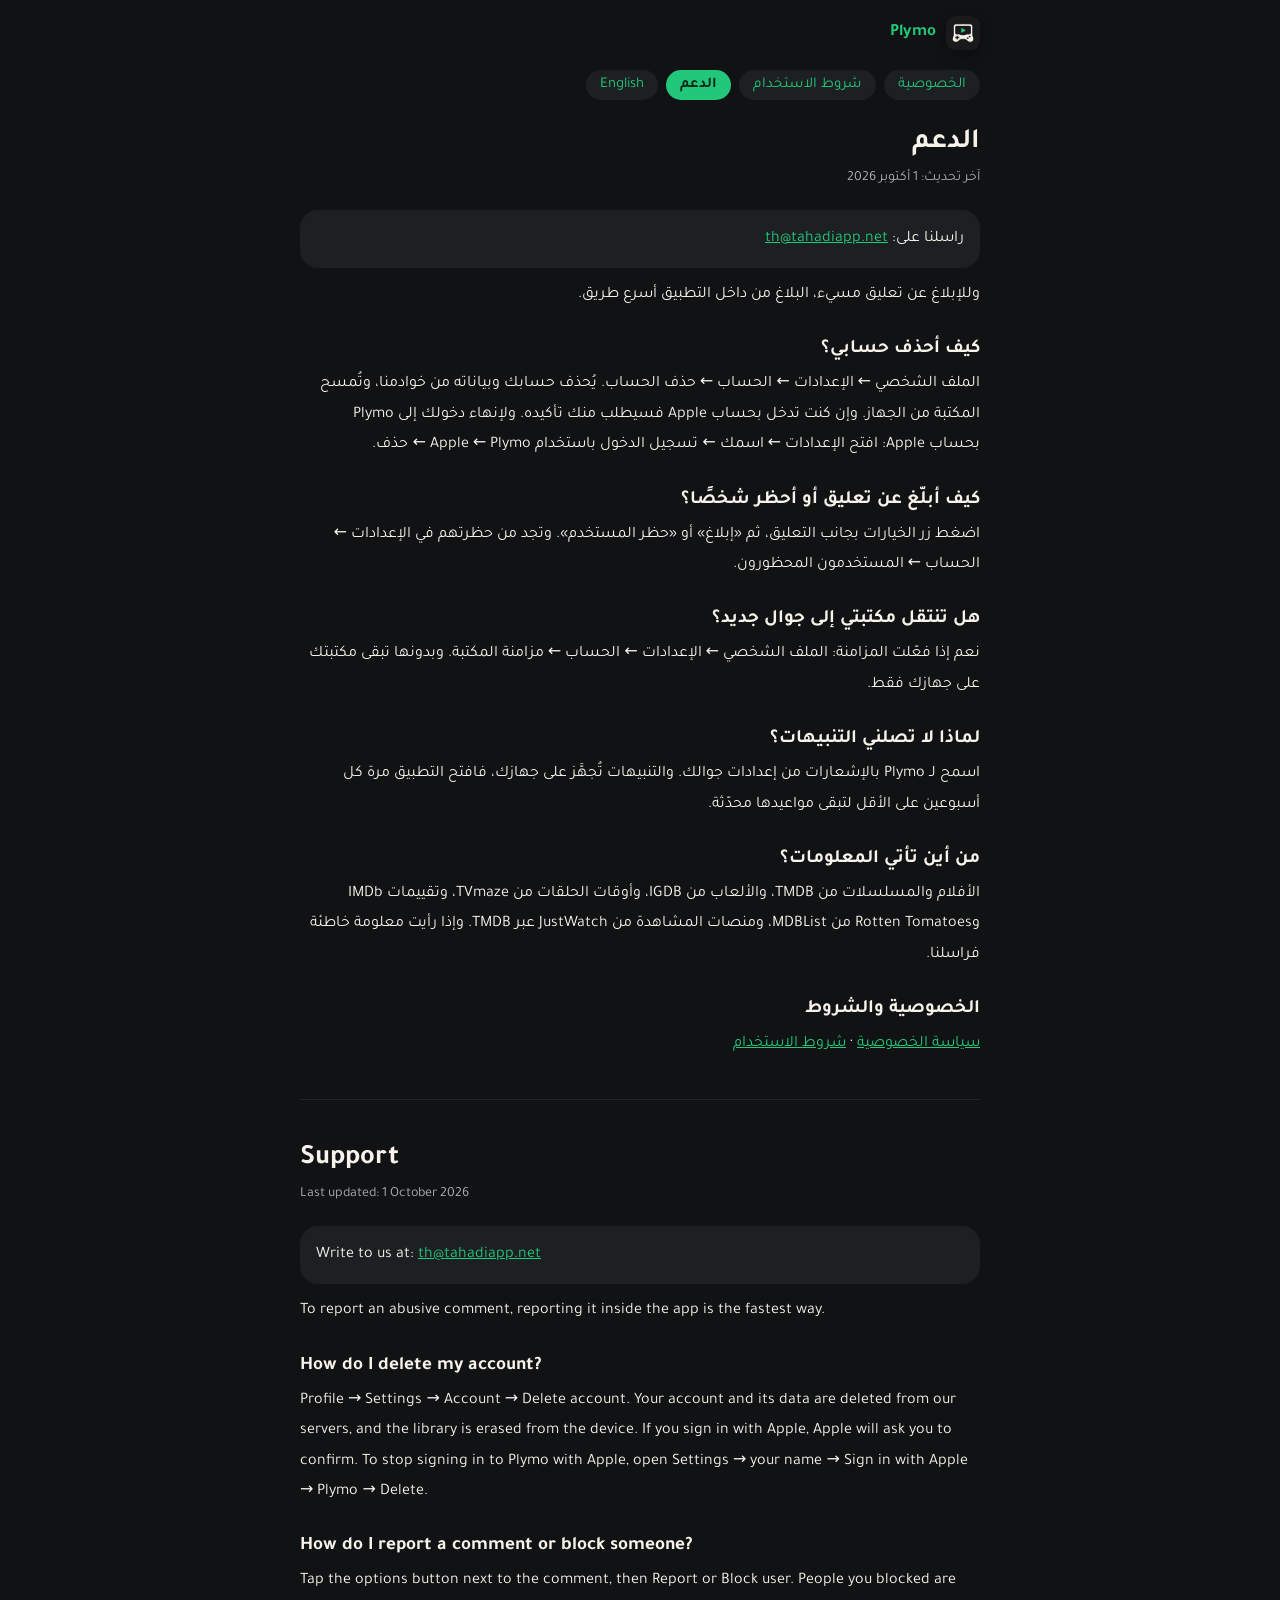
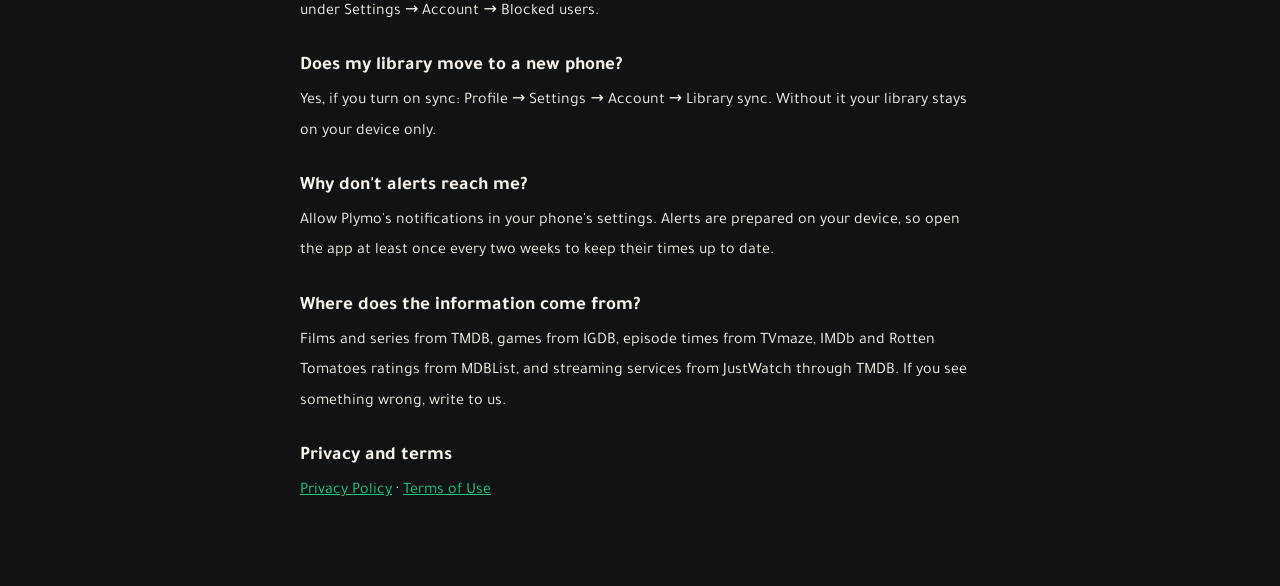
<file: support/index.html>
<!doctype html>
<html lang="ar" dir="rtl">
<head>
  <meta charset="utf-8">
  <meta name="viewport" content="width=device-width, initial-scale=1, viewport-fit=cover">
  <meta http-equiv="Content-Security-Policy" content="default-src 'none'; style-src 'self'; font-src 'self'; img-src 'self'; base-uri 'none'; form-action 'none'">
  <meta name="referrer" content="no-referrer">
  <meta name="theme-color" content="#101214">
  <title>الدعم · Plymo</title>
  <meta name="description" content="تواصل مع Plymo وإجابات الأسئلة الشائعة.">
  <link rel="icon" href="../assets/icon-192.png">
  <link rel="apple-touch-icon" href="../apple-touch-icon.png">
  <link rel="stylesheet" href="../assets/site.css">
</head>
<body>
  <main class="shell doc">
    <a class="brand" href="../">
      <img src="../assets/icon-192.png" alt="" width="34" height="34">
      <span>Plymo</span>
    </a>
    <nav class="doc-nav" aria-label="صفحات Plymo">
      <a href="../privacy/">الخصوصية</a>
      <a href="../terms/">شروط الاستخدام</a>
      <a href="../support/" aria-current="page">الدعم</a>
      <a href="#en" lang="en" dir="ltr">English</a>
    </nav>

    <article>
      <h1>الدعم</h1>
      <p class="updated">آخر تحديث: 1 أكتوبر 2026</p>
      <p class="contact">راسلنا على: <a href="mailto:th@tahadiapp.net" dir="ltr">th@tahadiapp.net</a></p>
      <p>وللإبلاغ عن تعليق مسيء، البلاغ من داخل التطبيق أسرع طريق.</p>

      <h2>كيف أحذف حسابي؟</h2>
      <p>الملف الشخصي ← الإعدادات ← الحساب ← حذف الحساب. يُحذف حسابك وبياناته من خوادمنا، وتُمسح المكتبة من الجهاز. وإن كنت تدخل بحساب Apple فسيطلب منك تأكيده. ولإنهاء دخولك إلى Plymo بحساب Apple: افتح الإعدادات ← اسمك ← تسجيل الدخول باستخدام Apple ← Plymo ← حذف.</p>

      <h2>كيف أبلّغ عن تعليق أو أحظر شخصًا؟</h2>
      <p>اضغط زر الخيارات بجانب التعليق، ثم «إبلاغ» أو «حظر المستخدم». وتجد من حظرتهم في الإعدادات ← الحساب ← المستخدمون المحظورون.</p>

      <h2>هل تنتقل مكتبتي إلى جوال جديد؟</h2>
      <p>نعم إذا فعّلت المزامنة: الملف الشخصي ← الإعدادات ← الحساب ← مزامنة المكتبة. وبدونها تبقى مكتبتك على جهازك فقط.</p>

      <h2>لماذا لا تصلني التنبيهات؟</h2>
      <p>اسمح لـ Plymo بالإشعارات من إعدادات جوالك. والتنبيهات تُجهَّز على جهازك، فافتح التطبيق مرة كل أسبوعين على الأقل لتبقى مواعيدها محدّثة.</p>

      <h2>من أين تأتي المعلومات؟</h2>
      <p>الأفلام والمسلسلات من TMDB، والألعاب من IGDB، وأوقات الحلقات من TVmaze، وتقييمات IMDb وRotten Tomatoes من MDBList، ومنصات المشاهدة من JustWatch عبر TMDB. وإذا رأيت معلومة خاطئة فراسلنا.</p>

      <h2>الخصوصية والشروط</h2>
      <p><a href="../privacy/">سياسة الخصوصية</a> · <a href="../terms/">شروط الاستخدام</a></p>
    </article>

    <article id="en" lang="en" dir="ltr">
      <h1>Support</h1>
      <p class="updated">Last updated: 1 October 2026</p>
      <p class="contact">Write to us at: <a href="mailto:th@tahadiapp.net" dir="ltr">th@tahadiapp.net</a></p>
      <p>To report an abusive comment, reporting it inside the app is the fastest way.</p>

      <h2>How do I delete my account?</h2>
      <p>Profile → Settings → Account → Delete account. Your account and its data are deleted from our servers, and the library is erased from the device. If you sign in with Apple, Apple will ask you to confirm. To stop signing in to Plymo with Apple, open Settings → your name → Sign in with Apple → Plymo → Delete.</p>

      <h2>How do I report a comment or block someone?</h2>
      <p>Tap the options button next to the comment, then Report or Block user. People you blocked are under Settings → Account → Blocked users.</p>

      <h2>Does my library move to a new phone?</h2>
      <p>Yes, if you turn on sync: Profile → Settings → Account → Library sync. Without it your library stays on your device only.</p>

      <h2>Why don't alerts reach me?</h2>
      <p>Allow Plymo's notifications in your phone's settings. Alerts are prepared on your device, so open the app at least once every two weeks to keep their times up to date.</p>

      <h2>Where does the information come from?</h2>
      <p>Films and series from TMDB, games from IGDB, episode times from TVmaze, IMDb and Rotten Tomatoes ratings from MDBList, and streaming services from JustWatch through TMDB. If you see something wrong, write to us.</p>

      <h2>Privacy and terms</h2>
      <p><a href="../privacy/">Privacy Policy</a> · <a href="../terms/">Terms of Use</a></p>
    </article>
  </main>
</body>
</html>
</file>
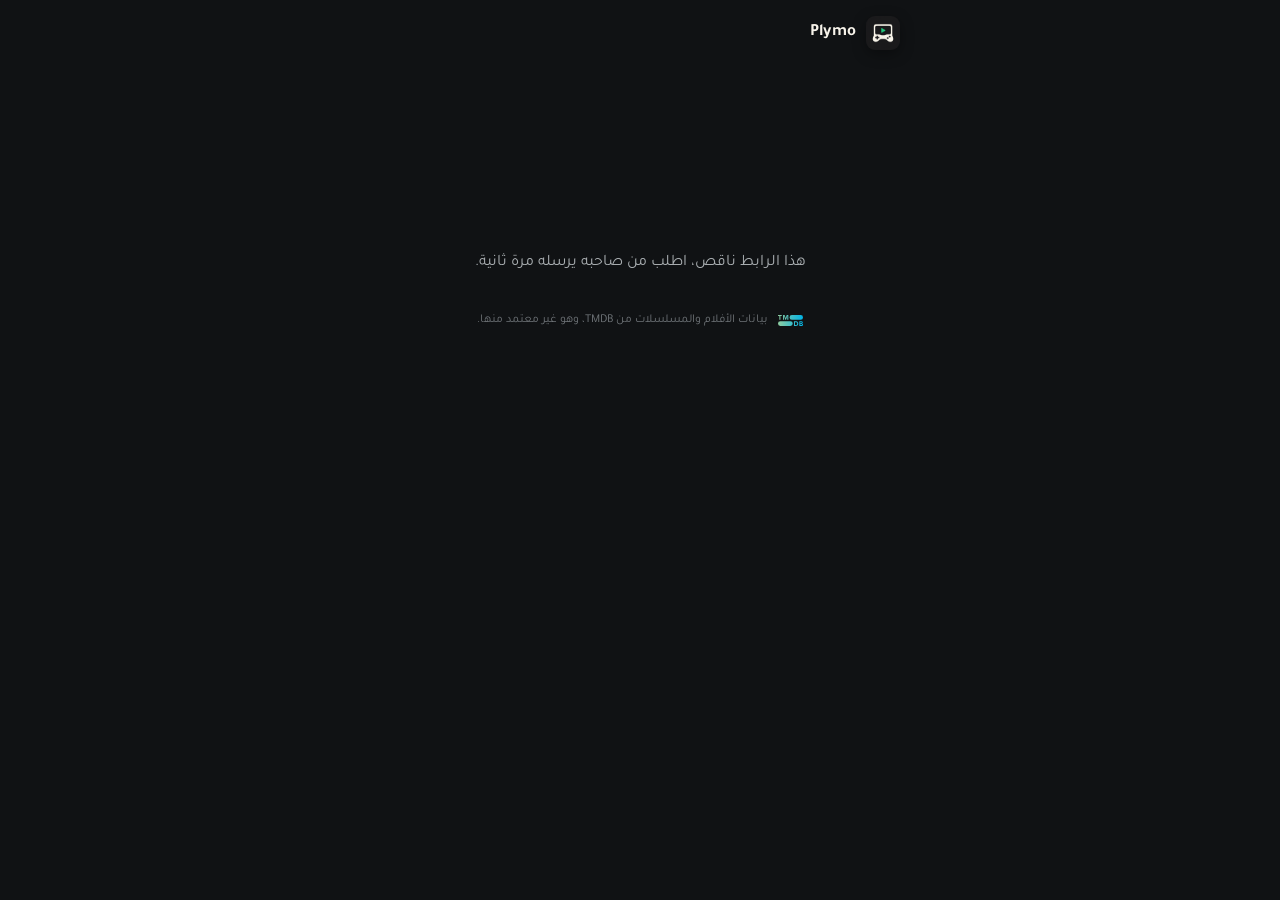
<file: t/index.html>
<!doctype html>
<html lang="ar" dir="rtl">
<head>
  <meta charset="utf-8">
  <meta name="viewport" content="width=device-width, initial-scale=1, viewport-fit=cover">
  <meta http-equiv="Content-Security-Policy" content="default-src 'none'; script-src 'self'; style-src 'self'; font-src 'self'; img-src 'self' https://image.tmdb.org https://images.igdb.com; connect-src https://wixkzaymnbdnimaxeobl.supabase.co; base-uri 'none'; form-action 'none'">
  <meta name="referrer" content="no-referrer">
  <meta name="theme-color" content="#101214">
  <title>Plymo</title>
  <meta name="description" content="تابع أفلامك ومسلسلاتك وألعابك في Plymo">
  <meta property="og:site_name" content="Plymo">
  <meta property="og:title" content="Plymo">
  <meta property="og:description" content="تابع أفلامك ومسلسلاتك وألعابك في Plymo">
  <meta property="og:image" content="https://plymoapp.github.io/assets/icon-512.png">
  <meta property="og:type" content="website">
  <meta name="twitter:card" content="summary">
  <link rel="icon" href="../assets/icon-192.png">
  <link rel="apple-touch-icon" href="../apple-touch-icon.png">
  <link rel="stylesheet" href="../assets/site.css">
  <script src="../assets/title.js" defer></script>
</head>
<body>
  <div class="backdrop" id="backdrop"></div>
  <main class="shell loading" id="page">
    <a class="brand" href="../">
      <img src="../assets/icon-192.png" alt="" width="34" height="34">
      <span>Plymo</span>
    </a>

    <section id="title">
      <div class="heading">
        <div class="poster" id="poster" role="img"></div>
        <div class="words">
          <h1 id="name">&nbsp;</h1>
          <p class="facts" id="facts">&nbsp;</p>
          <span class="score" id="score" hidden>
            <img src="../assets/tmdb.svg" alt="TMDB">
            <span id="score-value"></span>
          </span>
        </div>
      </div>
      <p class="synopsis" id="synopsis"></p>
      <div class="actions">
        <a class="button primary" id="open" href="#">
          <svg viewBox="0 0 24 24" aria-hidden="true"><path fill="currentColor" d="M8 5.14v13.72a1 1 0 0 0 1.5.86l11.04-6.86a1 1 0 0 0 0-1.72L9.5 4.28A1 1 0 0 0 8 5.14z"/></svg>
          <span id="open-label">افتح في Plymo</span>
        </a>
        <!-- Apple's own «Download on the App Store» badge, unchanged, from Apple's marketing tools (toolbox.marketingtools.apple.com), 10 November 2026. -->
        <a class="store" href="https://apps.apple.com/app/id6831707696"><img id="store" src="../assets/app-store-ar.svg" alt="حمّله من App Store" height="54"></a>
      </div>
      <p class="pitch" id="pitch">Plymo يجمع أفلامك ومسلسلاتك وألعابك في مكان واحد: تتابع ما تشاهده، وتقيّمه، ويخبرك بكل حلقة جديدة.</p>
    </section>

    <section class="problem" id="problem" hidden>
      <p id="problem-text">ما قدرنا نجيب هذا العمل الحين.</p>
      <button type="button" id="retry">حاول مرة ثانية</button>
    </section>

    <footer>
      <img src="../assets/tmdb.svg" alt="TMDB">
      <span id="credit">بيانات الأفلام والمسلسلات من TMDB، وهو غير معتمد منها.</span>
    </footer>
  </main>
</body>
</html>
</file>
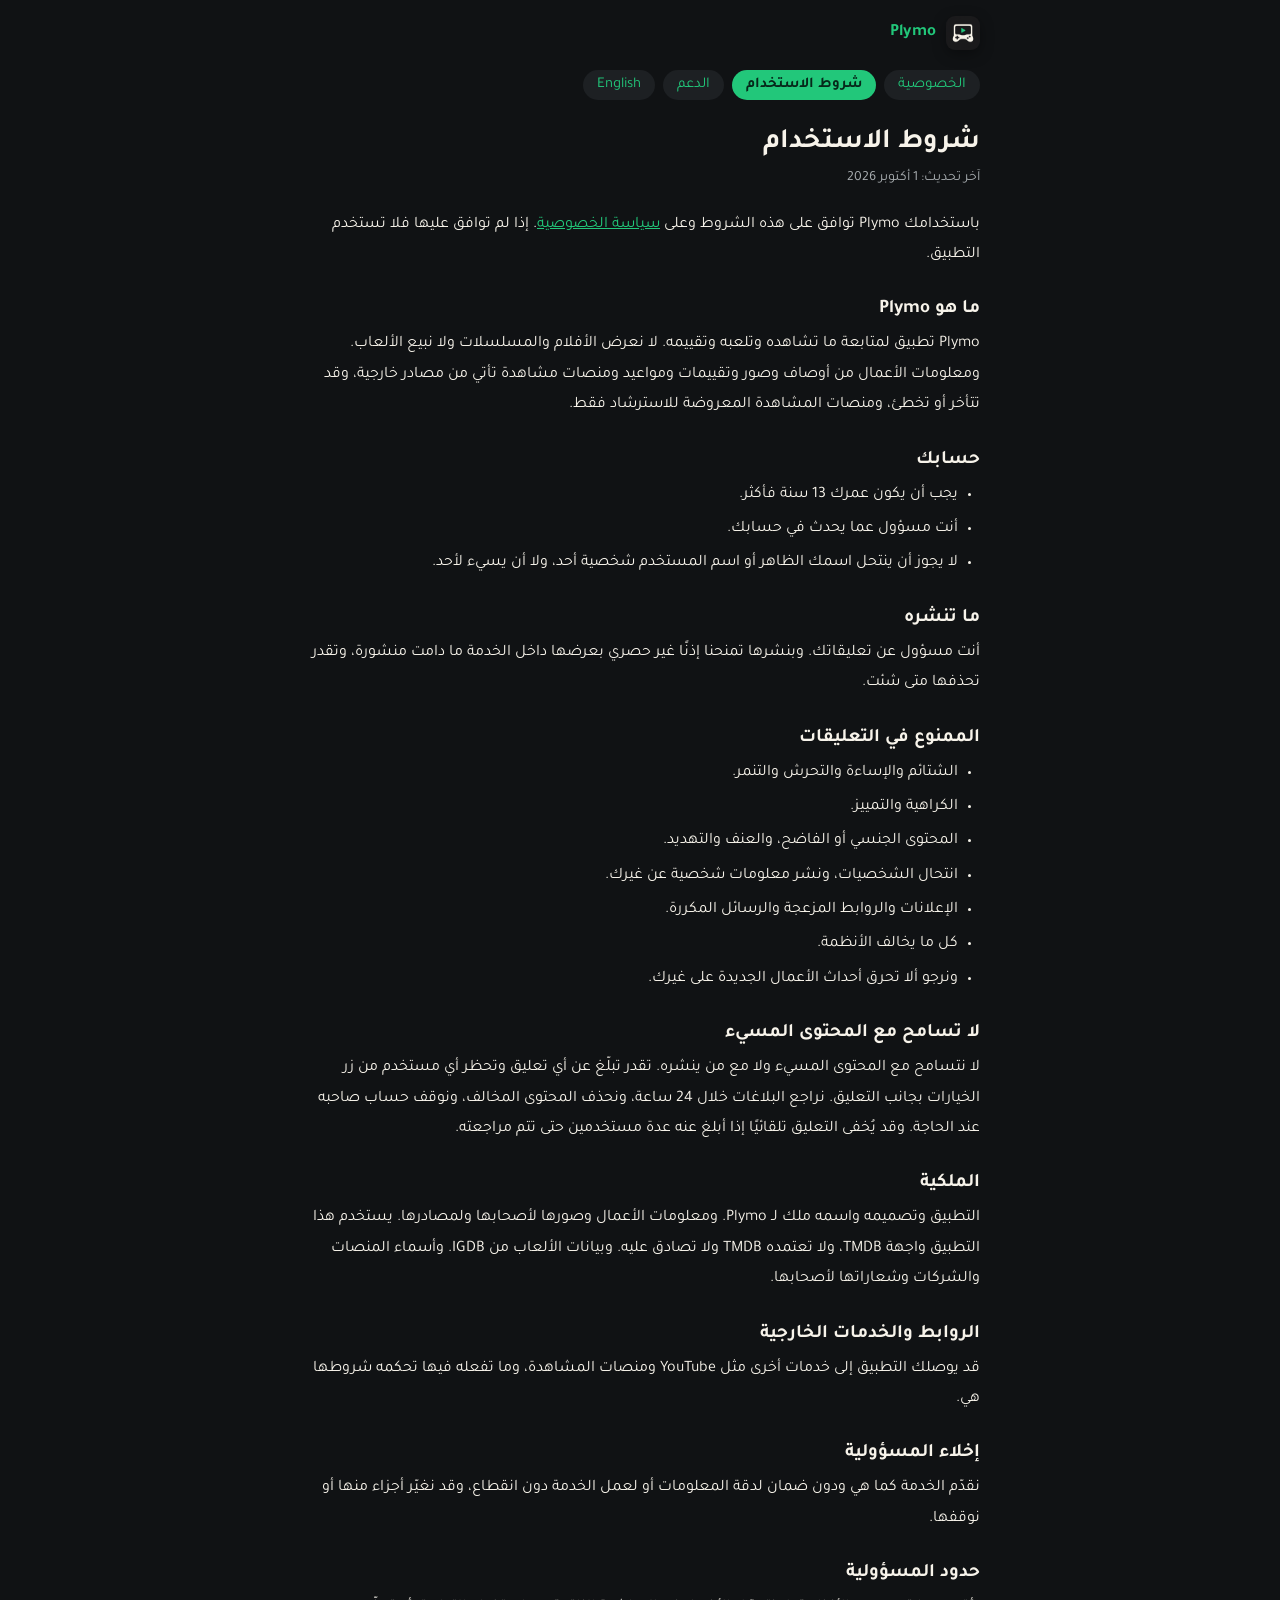
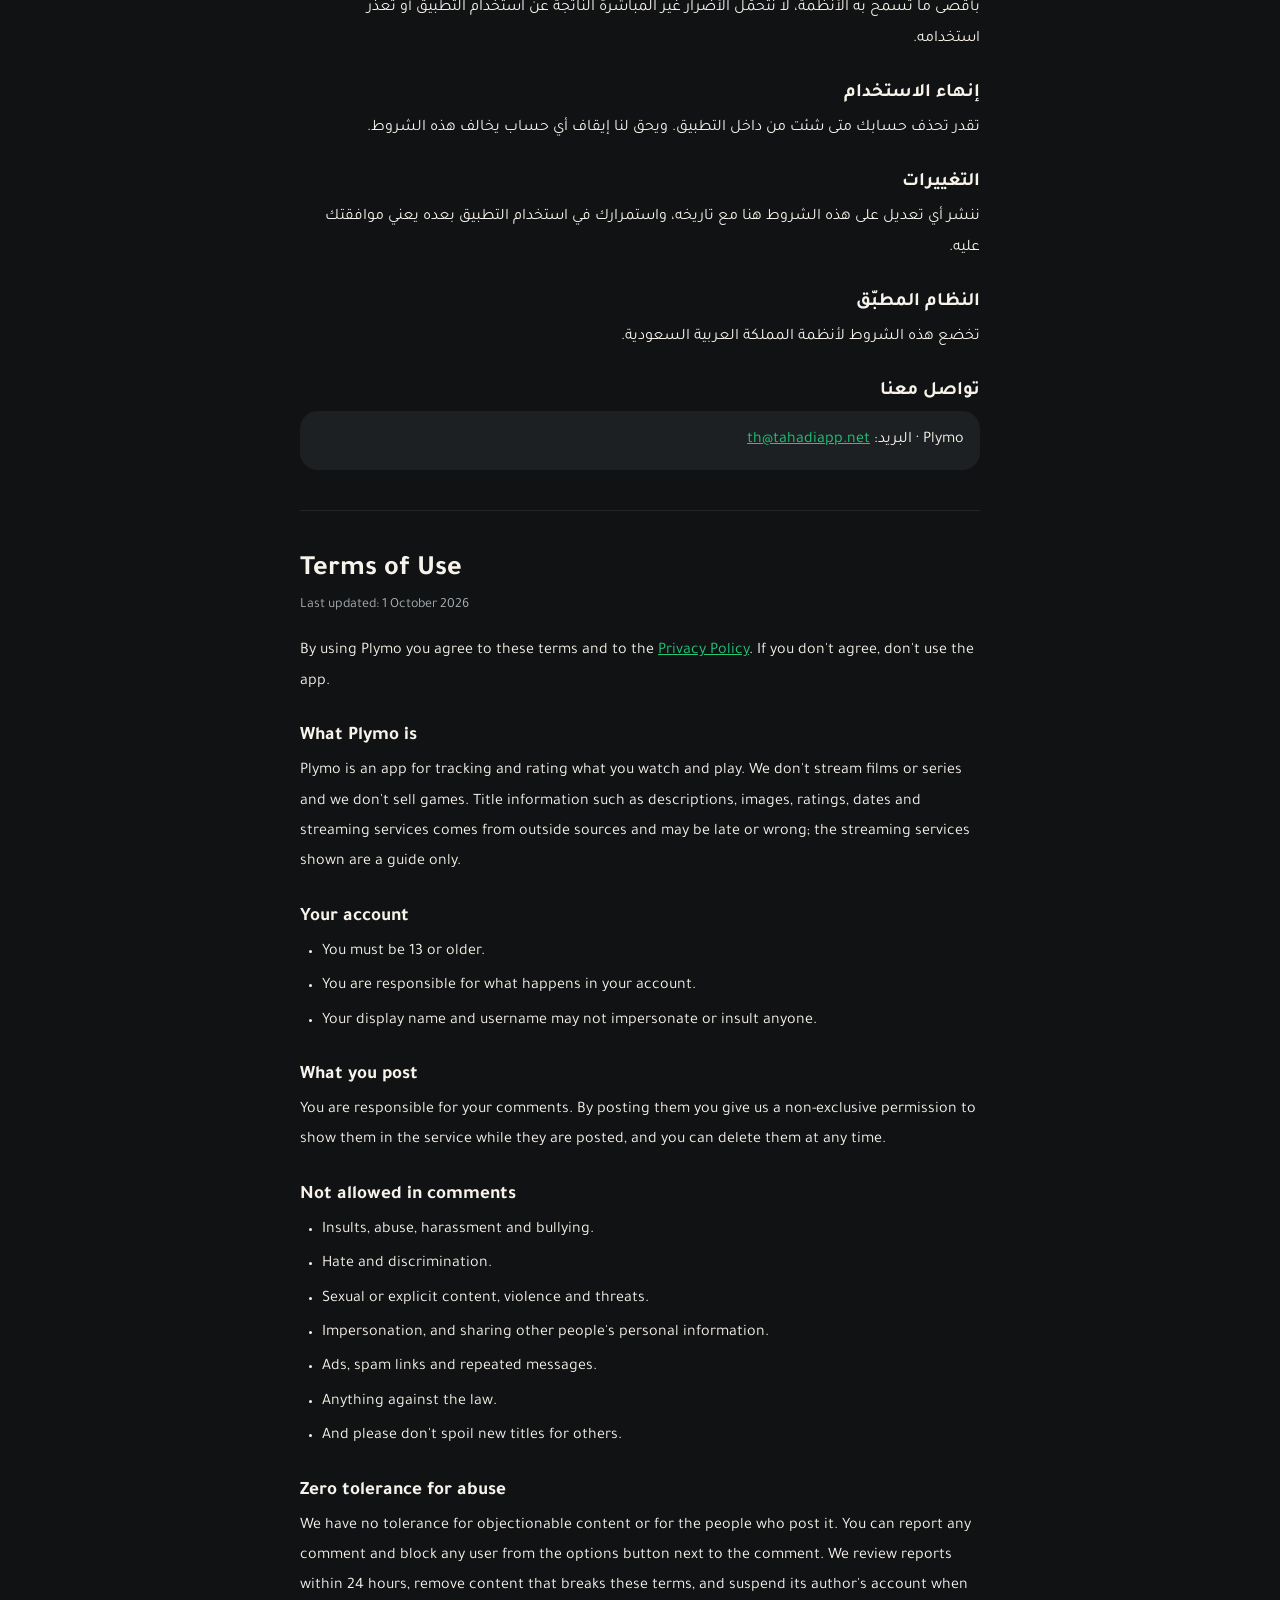
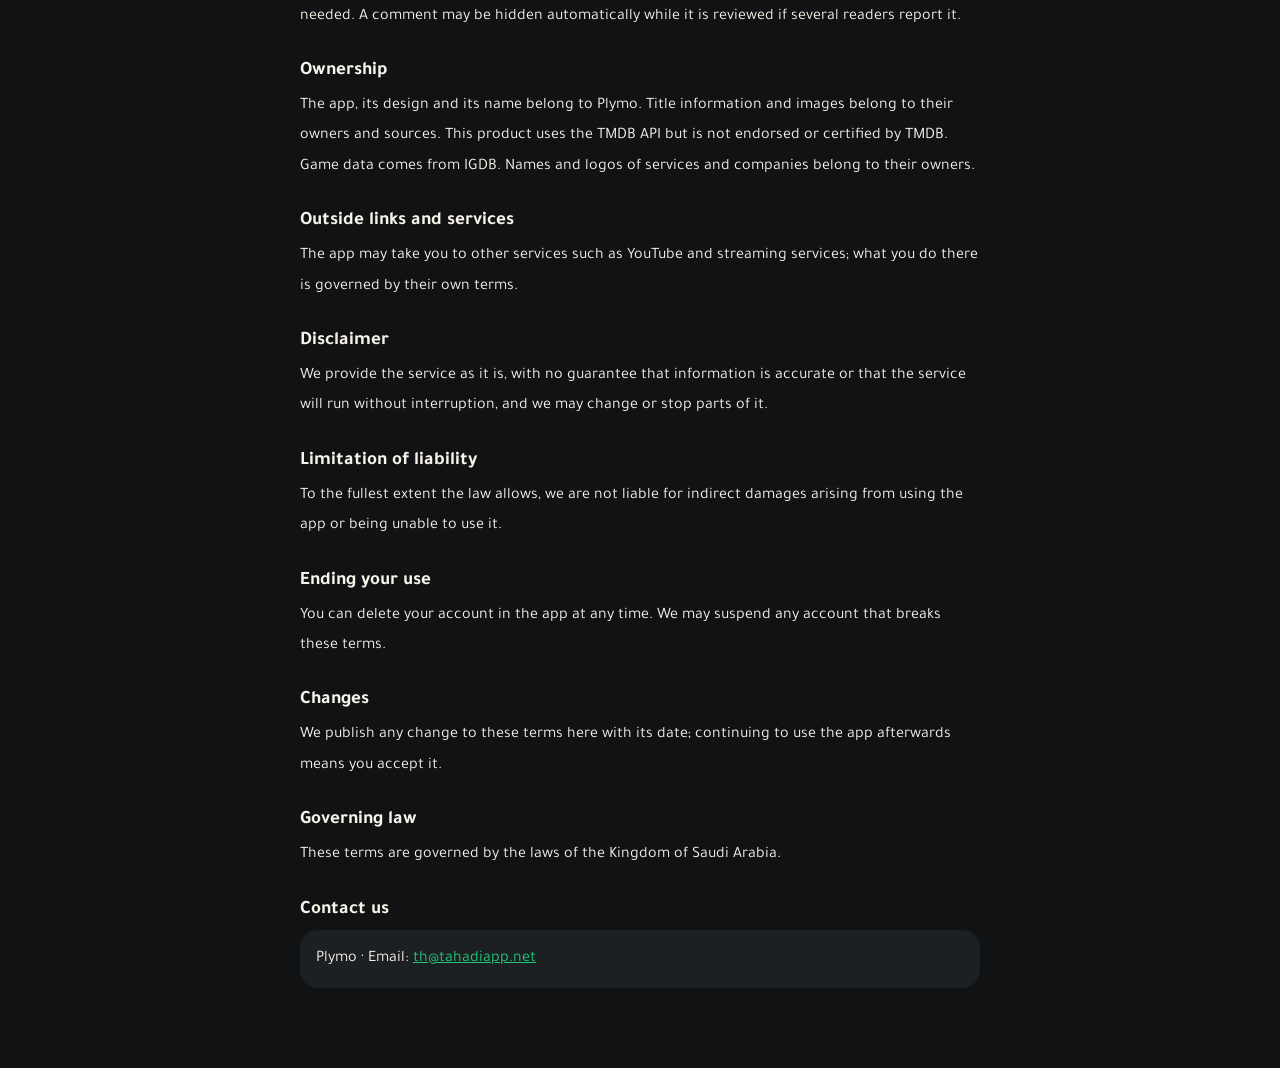
<file: terms/index.html>
<!doctype html>
<html lang="ar" dir="rtl">
<head>
  <meta charset="utf-8">
  <meta name="viewport" content="width=device-width, initial-scale=1, viewport-fit=cover">
  <meta http-equiv="Content-Security-Policy" content="default-src 'none'; style-src 'self'; font-src 'self'; img-src 'self'; base-uri 'none'; form-action 'none'">
  <meta name="referrer" content="no-referrer">
  <meta name="theme-color" content="#101214">
  <title>شروط الاستخدام · Plymo</title>
  <meta name="description" content="شروط استخدام Plymo وقواعد التعليقات.">
  <link rel="icon" href="../assets/icon-192.png">
  <link rel="apple-touch-icon" href="../apple-touch-icon.png">
  <link rel="stylesheet" href="../assets/site.css">
</head>
<body>
  <main class="shell doc">
    <a class="brand" href="../">
      <img src="../assets/icon-192.png" alt="" width="34" height="34">
      <span>Plymo</span>
    </a>
    <nav class="doc-nav" aria-label="صفحات Plymo">
      <a href="../privacy/">الخصوصية</a>
      <a href="../terms/" aria-current="page">شروط الاستخدام</a>
      <a href="../support/">الدعم</a>
      <a href="#en" lang="en" dir="ltr">English</a>
    </nav>

    <article>
      <h1>شروط الاستخدام</h1>
      <p class="updated">آخر تحديث: 1 أكتوبر 2026</p>
      <p>باستخدامك Plymo توافق على هذه الشروط وعلى <a href="../privacy/">سياسة الخصوصية</a>. إذا لم توافق عليها فلا تستخدم التطبيق.</p>

      <h2>ما هو Plymo</h2>
      <p>Plymo تطبيق لمتابعة ما تشاهده وتلعبه وتقييمه. لا نعرض الأفلام والمسلسلات ولا نبيع الألعاب. ومعلومات الأعمال من أوصاف وصور وتقييمات ومواعيد ومنصات مشاهدة تأتي من مصادر خارجية، وقد تتأخر أو تخطئ، ومنصات المشاهدة المعروضة للاسترشاد فقط.</p>

      <h2>حسابك</h2>
      <ul>
        <li>يجب أن يكون عمرك 13 سنة فأكثر.</li>
        <li>أنت مسؤول عما يحدث في حسابك.</li>
        <li>لا يجوز أن ينتحل اسمك الظاهر أو اسم المستخدم شخصية أحد، ولا أن يسيء لأحد.</li>
      </ul>

      <h2>ما تنشره</h2>
      <p>أنت مسؤول عن تعليقاتك. وبنشرها تمنحنا إذنًا غير حصري بعرضها داخل الخدمة ما دامت منشورة، وتقدر تحذفها متى شئت.</p>

      <h2>الممنوع في التعليقات</h2>
      <ul>
        <li>الشتائم والإساءة والتحرش والتنمر.</li>
        <li>الكراهية والتمييز.</li>
        <li>المحتوى الجنسي أو الفاضح، والعنف والتهديد.</li>
        <li>انتحال الشخصيات، ونشر معلومات شخصية عن غيرك.</li>
        <li>الإعلانات والروابط المزعجة والرسائل المكررة.</li>
        <li>كل ما يخالف الأنظمة.</li>
        <li>ونرجو ألا تحرق أحداث الأعمال الجديدة على غيرك.</li>
      </ul>

      <h2>لا تسامح مع المحتوى المسيء</h2>
      <p>لا نتسامح مع المحتوى المسيء ولا مع من ينشره. تقدر تبلّغ عن أي تعليق وتحظر أي مستخدم من زر الخيارات بجانب التعليق. نراجع البلاغات خلال 24 ساعة، ونحذف المحتوى المخالف، ونوقف حساب صاحبه عند الحاجة. وقد يُخفى التعليق تلقائيًا إذا أبلغ عنه عدة مستخدمين حتى تتم مراجعته.</p>

      <h2>الملكية</h2>
      <p>التطبيق وتصميمه واسمه ملك لـ Plymo. ومعلومات الأعمال وصورها لأصحابها ولمصادرها. يستخدم هذا التطبيق واجهة TMDB، ولا تعتمده TMDB ولا تصادق عليه. وبيانات الألعاب من IGDB. وأسماء المنصات والشركات وشعاراتها لأصحابها.</p>

      <h2>الروابط والخدمات الخارجية</h2>
      <p>قد يوصلك التطبيق إلى خدمات أخرى مثل YouTube ومنصات المشاهدة، وما تفعله فيها تحكمه شروطها هي.</p>

      <h2>إخلاء المسؤولية</h2>
      <p>نقدّم الخدمة كما هي ودون ضمان لدقة المعلومات أو لعمل الخدمة دون انقطاع، وقد نغيّر أجزاء منها أو نوقفها.</p>

      <h2>حدود المسؤولية</h2>
      <p>بأقصى ما تسمح به الأنظمة، لا نتحمّل الأضرار غير المباشرة الناتجة عن استخدام التطبيق أو تعذّر استخدامه.</p>

      <h2>إنهاء الاستخدام</h2>
      <p>تقدر تحذف حسابك متى شئت من داخل التطبيق. ويحق لنا إيقاف أي حساب يخالف هذه الشروط.</p>

      <h2>التغييرات</h2>
      <p>ننشر أي تعديل على هذه الشروط هنا مع تاريخه، واستمرارك في استخدام التطبيق بعده يعني موافقتك عليه.</p>

      <h2>النظام المطبّق</h2>
      <p>تخضع هذه الشروط لأنظمة المملكة العربية السعودية.</p>

      <h2>تواصل معنا</h2>
      <p class="contact">Plymo · البريد: <a href="mailto:th@tahadiapp.net" dir="ltr">th@tahadiapp.net</a></p>
    </article>

    <article id="en" lang="en" dir="ltr">
      <h1>Terms of Use</h1>
      <p class="updated">Last updated: 1 October 2026</p>
      <p>By using Plymo you agree to these terms and to the <a href="../privacy/">Privacy Policy</a>. If you don't agree, don't use the app.</p>

      <h2>What Plymo is</h2>
      <p>Plymo is an app for tracking and rating what you watch and play. We don't stream films or series and we don't sell games. Title information such as descriptions, images, ratings, dates and streaming services comes from outside sources and may be late or wrong; the streaming services shown are a guide only.</p>

      <h2>Your account</h2>
      <ul>
        <li>You must be 13 or older.</li>
        <li>You are responsible for what happens in your account.</li>
        <li>Your display name and username may not impersonate or insult anyone.</li>
      </ul>

      <h2>What you post</h2>
      <p>You are responsible for your comments. By posting them you give us a non-exclusive permission to show them in the service while they are posted, and you can delete them at any time.</p>

      <h2>Not allowed in comments</h2>
      <ul>
        <li>Insults, abuse, harassment and bullying.</li>
        <li>Hate and discrimination.</li>
        <li>Sexual or explicit content, violence and threats.</li>
        <li>Impersonation, and sharing other people's personal information.</li>
        <li>Ads, spam links and repeated messages.</li>
        <li>Anything against the law.</li>
        <li>And please don't spoil new titles for others.</li>
      </ul>

      <h2>Zero tolerance for abuse</h2>
      <p>We have no tolerance for objectionable content or for the people who post it. You can report any comment and block any user from the options button next to the comment. We review reports within 24 hours, remove content that breaks these terms, and suspend its author's account when needed. A comment may be hidden automatically while it is reviewed if several readers report it.</p>

      <h2>Ownership</h2>
      <p>The app, its design and its name belong to Plymo. Title information and images belong to their owners and sources. This product uses the TMDB API but is not endorsed or certified by TMDB. Game data comes from IGDB. Names and logos of services and companies belong to their owners.</p>

      <h2>Outside links and services</h2>
      <p>The app may take you to other services such as YouTube and streaming services; what you do there is governed by their own terms.</p>

      <h2>Disclaimer</h2>
      <p>We provide the service as it is, with no guarantee that information is accurate or that the service will run without interruption, and we may change or stop parts of it.</p>

      <h2>Limitation of liability</h2>
      <p>To the fullest extent the law allows, we are not liable for indirect damages arising from using the app or being unable to use it.</p>

      <h2>Ending your use</h2>
      <p>You can delete your account in the app at any time. We may suspend any account that breaks these terms.</p>

      <h2>Changes</h2>
      <p>We publish any change to these terms here with its date; continuing to use the app afterwards means you accept it.</p>

      <h2>Governing law</h2>
      <p>These terms are governed by the laws of the Kingdom of Saudi Arabia.</p>

      <h2>Contact us</h2>
      <p class="contact">Plymo · Email: <a href="mailto:th@tahadiapp.net" dir="ltr">th@tahadiapp.net</a></p>
    </article>
  </main>
</body>
</html>
</file>
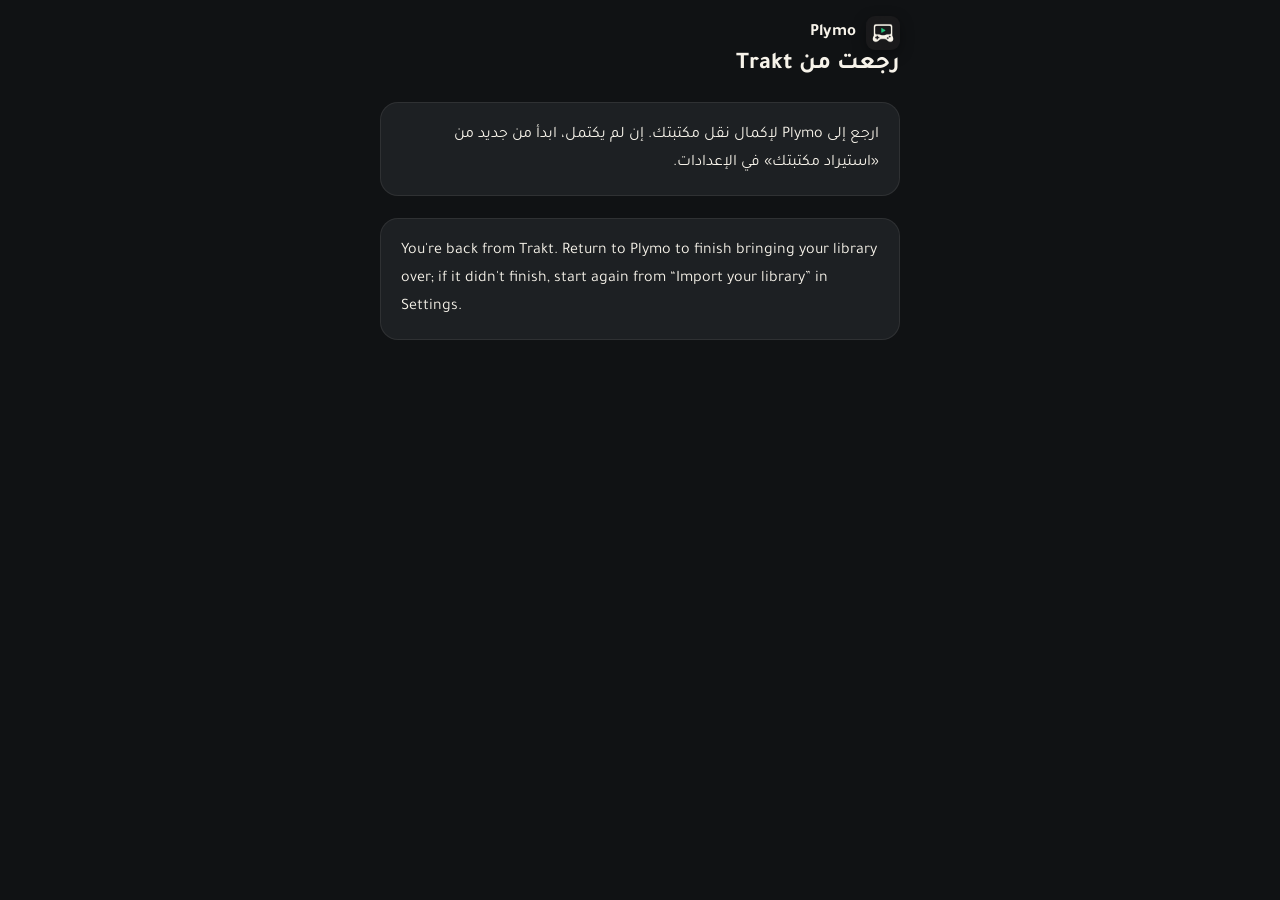
<file: trakt/index.html>
<!doctype html>
<html lang="ar" dir="rtl">
<head>
  <meta charset="utf-8">
  <meta name="viewport" content="width=device-width, initial-scale=1, viewport-fit=cover">
  <meta http-equiv="Content-Security-Policy" content="default-src 'none'; script-src 'self'; style-src 'self'; font-src 'self'; img-src 'self'; base-uri 'none'; form-action 'none'">
  <meta name="referrer" content="no-referrer">
  <meta name="robots" content="noindex">
  <meta name="theme-color" content="#101214">
  <title>Plymo · Trakt</title>
  <link rel="icon" href="../assets/icon-192.png">
  <link rel="stylesheet" href="../assets/site.css">
  <script src="forward.js"></script>
</head>
<body>
  <!-- Trakt's sign-in returns here (review item F-80). From iOS 17.4 Plymo
       catches this address in its sign-in sheet; before that forward.js
       passes the answer on to the app. A reader sees this page only if
       neither could take it. -->
  <main class="shell">
    <a class="brand" href="../">
      <img src="../assets/icon-192.png" alt="" width="34" height="34">
      <span>Plymo</span>
    </a>
    <section>
      <h1>رجعت من Trakt</h1>
      <p class="synopsis">ارجع إلى Plymo لإكمال نقل مكتبتك. إن لم يكتمل، ابدأ من جديد من «استيراد مكتبتك» في الإعدادات.</p>
      <p class="synopsis" lang="en" dir="ltr">You're back from Trakt. Return to Plymo to finish bringing your library over; if it didn't finish, start again from “Import your library” in Settings.</p>
    </section>
  </main>
</body>
</html>
</file>
<file: assets/site.css>
/* Plymo's shared-title page: the app's own title page on the web, in its
   colours (the icon's near-black, cream and green; no purple). */
@font-face {
  font-family: 'Tajawal';
  src: url('fonts/Tajawal-Regular.ttf') format('truetype');
  font-weight: 400;
  font-display: swap;
}
@font-face {
  font-family: 'Tajawal';
  src: url('fonts/Tajawal-Bold.ttf') format('truetype');
  font-weight: 700;
  font-display: swap;
}

:root {
  --page: #101214;
  --card: #1d2023;
  --card-high: #26292d;
  --line: rgba(247, 243, 234, .08);
  --text: #f7f3ea;
  --muted: #a9aeb1;
  --green: #22c77a;
  --on-green: #06281a;
  --radius: 18px;
  color-scheme: dark;
}

* { box-sizing: border-box; }

html, body { margin: 0; }

body {
  background: var(--page);
  color: var(--text);
  font-family: 'Tajawal', -apple-system, 'SF Pro Text', system-ui, sans-serif;
  font-variant-numeric: lining-nums;
  -webkit-font-smoothing: antialiased;
  min-height: 100vh;
}

.backdrop {
  position: absolute;
  inset: 0 0 auto 0;
  height: 300px;
  background: center / cover no-repeat;
  opacity: 0;
  transition: opacity .5s ease;
}
.backdrop.shown { opacity: 1; }
.backdrop::after {
  content: '';
  position: absolute;
  inset: 0;
  background: linear-gradient(
    to bottom,
    rgba(16, 18, 20, .45) 0%,
    rgba(16, 18, 20, 0) 30%,
    rgba(16, 18, 20, .15) 55%,
    var(--page) 100%
  );
}

.shell {
  position: relative;
  max-width: 560px;
  margin: 0 auto;
  padding: 0 20px 40px;
}

.brand {
  display: flex;
  align-items: center;
  gap: 10px;
  padding: max(16px, env(safe-area-inset-top)) 0 0;
  color: var(--text);
  text-decoration: none;
  font-weight: 700;
  font-size: 17px;
  letter-spacing: .2px;
}
.brand img {
  width: 34px;
  height: 34px;
  border-radius: 9px;
  box-shadow: 0 4px 14px rgba(0, 0, 0, .35);
}

.heading {
  display: flex;
  gap: 16px;
  align-items: flex-start;
  /* The poster climbs 44 points into the picture, as in the app, and the
     name starts on the picture's solid foot. */
  margin-top: 206px;
}

.poster {
  flex: 0 0 124px;
  aspect-ratio: 2 / 3;
  border-radius: 14px;
  background: var(--card) center / cover no-repeat;
  box-shadow: 0 8px 18px rgba(0, 0, 0, .35);
}

.words { flex: 1; min-width: 0; padding-top: 34px; }

h1 {
  margin: 0;
  font-size: 24px;
  line-height: 1.25;
  font-weight: 700;
  overflow-wrap: anywhere;
}

.facts {
  margin: 8px 0 0;
  color: var(--muted);
  font-size: 15px;
  line-height: 1.5;
}

.score {
  display: inline-flex;
  align-items: center;
  gap: 6px;
  direction: ltr;
  height: 30px;
  margin-top: 14px;
  padding: 0 10px;
  border-radius: 999px;
  background: var(--card-high);
  font-family: -apple-system, 'SF Pro Text', system-ui, sans-serif;
  font-weight: 600;
  font-size: 13.5px;
}
.score img { height: 13.5px; }

.synopsis {
  margin: 22px 0 0;
  padding: 18px 20px;
  border-radius: var(--radius);
  background: var(--card);
  border: 1px solid var(--line);
  font-size: 16px;
  line-height: 1.75;
  white-space: pre-line;
}

.actions { display: grid; gap: 10px; margin-top: 22px; }

.button {
  display: flex;
  align-items: center;
  justify-content: center;
  gap: 10px;
  height: 54px;
  border-radius: 16px;
  font: inherit;
  font-size: 17px;
  font-weight: 700;
  text-decoration: none;
}
.button.primary { background: var(--green); color: var(--on-green); }
.button.primary:active { filter: brightness(.92); }
/* Apple's badge as Apple draws it, at the buttons' height, with room
   around it. */
.store { display: flex; justify-content: center; padding: 6px 0; }
.store img { display: block; height: 54px; width: auto; }
.button svg { width: 20px; height: 20px; }

.pitch {
  margin: 26px 0 0;
  color: var(--muted);
  font-size: 14px;
  line-height: 1.7;
  text-align: center;
}

footer {
  display: flex;
  align-items: center;
  justify-content: center;
  gap: 10px;
  margin-top: 34px;
  color: #6f7478;
  font-size: 12px;
  line-height: 1.5;
  text-align: center;
}
footer img { height: 11px; flex: none; }

/* While the title is read, grey shapes stand where it will be. */
.loading .poster,
.loading h1,
.loading .facts,
.loading .synopsis {
  background: var(--card);
  color: transparent;
  animation: breathe 1.4s ease-in-out infinite;
}
.loading h1 { width: 70%; height: 30px; border-radius: 8px; }
.loading .facts { width: 90%; height: 18px; border-radius: 6px; }
.loading .synopsis { height: 132px; }
@keyframes breathe { 50% { opacity: .55; } }

.problem { margin-top: 200px; text-align: center; }
.problem p { color: var(--muted); font-size: 16px; line-height: 1.7; }
.problem button {
  margin-top: 12px;
  padding: 0 22px;
  height: 46px;
  border: 0;
  border-radius: 14px;
  background: var(--card-high);
  color: var(--text);
  font: inherit;
  font-weight: 700;
}

[hidden] { display: none !important; }

@media (prefers-reduced-motion: reduce) {
  .backdrop { transition: none; }
  .loading * { animation: none !important; }
}

/* The site's front page: the icon, the name and what the app does. */
.home {
  display: flex;
  flex-direction: column;
  align-items: center;
  justify-content: center;
  min-height: 100vh;
  text-align: center;
}
.home-icon {
  width: 112px;
  height: 112px;
  border-radius: 26px;
  box-shadow: 0 10px 30px rgba(0, 0, 0, .45);
}
.home h1 { margin-top: 18px; font-size: 30px; }
.home .pitch { max-width: 360px; margin-top: 12px; }
.home .actions { width: 100%; max-width: 360px; margin-top: 26px; }

/* The privacy, terms and support pages: a readable document in Arabic,
   then the same in English below it. */
.doc { max-width: 720px; }
.doc-nav {
  display: flex;
  flex-wrap: wrap;
  gap: 8px;
  margin: 20px 0 4px;
}
.doc-nav a {
  padding: 6px 14px;
  border-radius: 999px;
  background: var(--card);
  color: var(--muted);
  text-decoration: none;
  font-size: 15px;
}
.doc-nav a[aria-current="page"] { background: var(--green); color: var(--on-green); font-weight: 700; }
.doc article { padding: 4px 0 28px; }
.doc article + article { border-top: 1px solid var(--line); padding-top: 24px; }
.doc h1 { font-size: 28px; margin: 18px 0 4px; }
.doc h2 { font-size: 19px; margin: 28px 0 8px; }
.doc p, .doc li { font-size: 16px; line-height: 1.9; }
.doc p { margin: 0 0 12px; }
.doc ul { margin: 0 0 12px; padding-inline-start: 22px; }
.doc li { margin: 4px 0; }
.doc a { color: var(--green); }
.doc .updated { color: var(--muted); font-size: 14px; margin-bottom: 18px; }
.doc .contact { background: var(--card); border-radius: var(--radius); padding: 14px 16px; }
</file>
